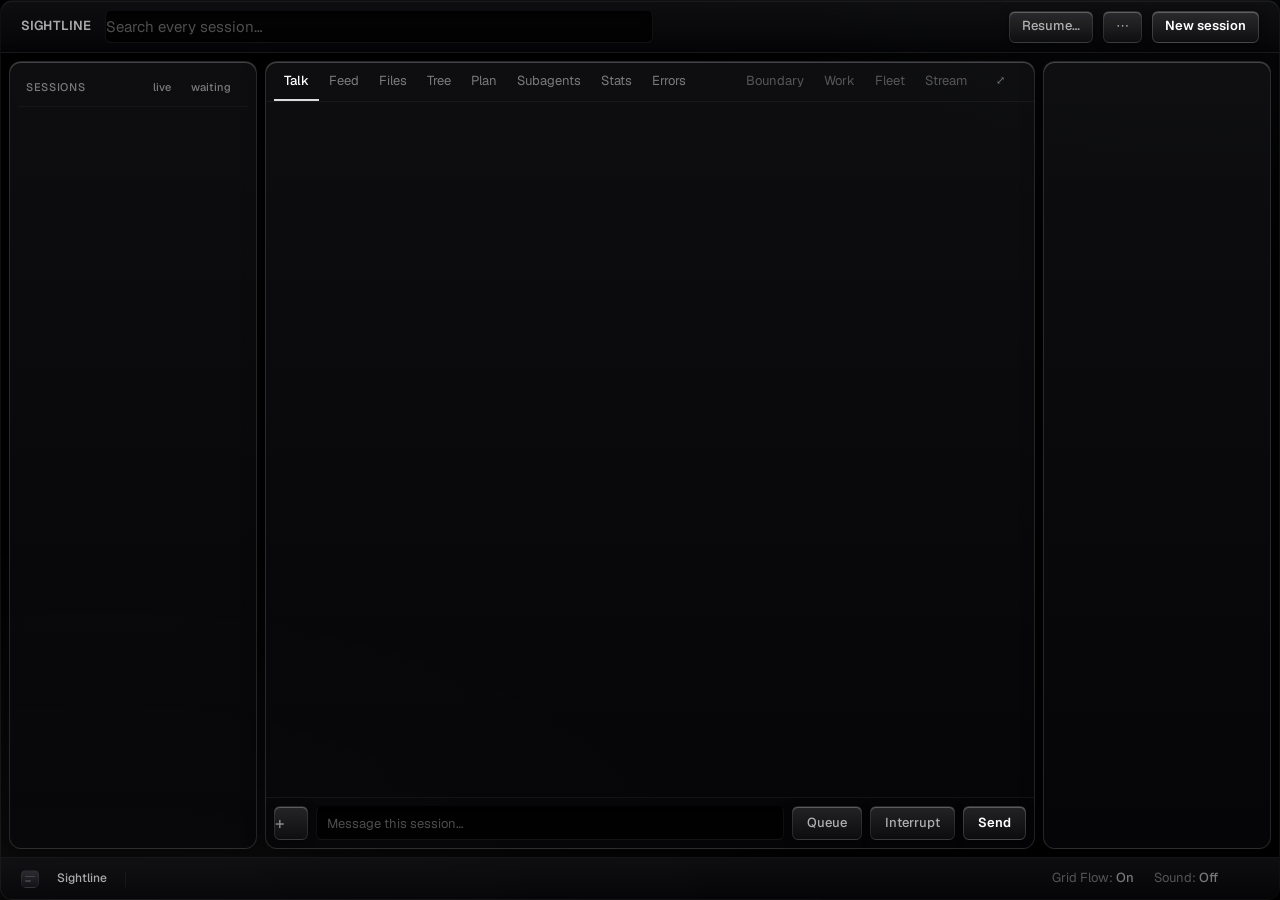
<file: crates/gui/ui/index.html>
<!doctype html>
<html lang="en">
<head>
  <meta charset="utf-8" />
  <title>Sightline</title>
  <link rel="stylesheet" href="app.css" />
</head>
<body>
  <!-- The field the glass is over. Without something behind it, a blurred
       surface has nothing to blur and reads as flat grey. -->
  <!-- The light behind everything. `ambient` is the wallpaper — the bloom that
       ships, or a picture somebody chose — and `lens` is the layer that makes an
       arbitrary picture safe to put text on top of. -->
  <div class="ambient" id="app-root-canvas" aria-hidden="true"></div>
  <div class="glass-lens-overlay" aria-hidden="true"></div>
  <!-- The backdrop chooser. A real file input rather than a path typed into a
       prompt: WebKitGTK opens the desktop's own file chooser for one, so this
       is the native picker without the app taking a dialog dependency. -->
  <!-- What the window tells you. Over the interface, not inside the status bar:
       a refusal from the trust gate can name a dozen commands, and that does not
       fit on a line. -->
  <!-- The grid. After the lens in the document rather than before it, so the
       dots stay crisp: a fixed layer with a 22px backdrop blur sits between the
       wallpaper and the interface, and anything painted under it is smeared. -->
  <canvas id="grid-canvas" aria-hidden="true"></canvas>
  <!-- What a node in the mission diagram is doing, on hover. -->
  <div id="node-lens" hidden aria-hidden="true"></div>
  <div id="notices" aria-live="polite"></div>
  <input type="file" id="wallpaper-file" accept="image/png,image/jpeg,image/webp,image/gif,image/avif" hidden>
  <!-- Three columns and two bars. What is running, what it is doing, what it
       is — and across the bottom, the one thing that cannot make progress
       without you. -->
  <header class="bar grain">
    <span class="mark">SIGHTLINE</span>
    <!-- The search leads the window rather than sitting between the name and
         the buttons: this is a thing you type into first. -->
    <input id="search" class="search" spellcheck="false" autocomplete="off"
           placeholder="Search every session…" />
    <span class="grow"></span>
    <button class="ghost" id="resume">Resume…</button>
    <button class="ghost" id="more" title="Everything else">⋯</button>
    <button class="primary" id="new">New session</button>
  </header>

  <main>
    <aside class="rail grain" id="rail">
      <div class="rail-head">
        <span id="agent-count">Sessions</span>
        <span>
          <button class="icon" id="filter" title="Only sessions with a process">live</button>
          <button class="icon" id="waiting" title="Go to the next session waiting on you">waiting</button>
        </span>
      </div>
      <ol class="agents" id="agents"></ol>
    </aside>

    <section class="middle">
      <nav class="tabs" id="panes">
        <button class="tab is-on" data-pane="talk">Talk</button>
        <button class="tab" data-pane="feed">Feed</button>
        <button class="tab" data-pane="files">Files</button>
        <button class="tab" data-pane="tree">Tree</button>
        <button class="tab" data-pane="plan">Plan</button>
        <button class="tab" data-pane="agents">Subagents</button>
        <button class="tab" data-pane="stats">Stats</button>
        <button class="tab" data-pane="errors">Errors</button>
        <!-- Only meaningful for a session that supervises. Hidden otherwise
             rather than shown empty: a tab that is usually blank teaches people
             not to look at it. -->
        <button class="tab" data-pane="mission" id="tab-mission" hidden>Mission</button>
        <span class="tab-split" aria-hidden="true"></span>
        <!-- These four are about the machine rather than about the session on
             the left, which is why they sit apart. Eleven tabs in an undivided
             row read as eleven equal choices; they are two kinds of thing. -->
        <button class="tab wide" data-pane="boundary">Boundary</button>
        <button class="tab wide" data-pane="work">Work</button>
        <button class="tab wide" data-pane="fleet">Fleet</button>
        <button class="tab wide" data-pane="stream">Stream</button>
        <span class="grow"></span>
        <span class="context" id="context"></span>
        <button class="icon" id="focus" title="Fill the window with this session (f)">⤢</button>
      </nav>
      <div class="chips filters" id="filters" hidden></div>
      <div class="pane" id="pane" tabindex="0"></div>
      <!-- What is going with the next message. Hidden until something is. -->
      <div class="attached" id="attached" hidden></div>
      <form class="composer" id="composer">
        <!-- Attach. Before the field rather than after it, where every other
             composer of this shape puts it. -->
        <button class="ghost plus" id="attach" type="button" title="Attach a file">+</button>
        <input type="file" id="attach-file" multiple hidden>
        <input id="message" spellcheck="false" autocomplete="off"
               placeholder="Message this session…" />
        <button class="ghost" id="queue" type="button" title="Hold it until this session is idle">Queue</button>
        <button class="ghost" id="interrupt" type="button" title="Escape">Interrupt</button>
        <button class="primary send" type="submit">Send</button>
      </form>
    </section>

    <aside class="rail detail grain" id="detail"></aside>
  </main>

  <section class="ask" id="ask" hidden>
    <span class="warn">◆</span>
    <span class="question"><b id="ask-who"></b><span id="ask-what"></span></span>
    <span class="grow"></span>
    <span class="answers" id="answers"></span>
  </section>

  <!-- Everything that is a number rather than a control. A status line is where
       measurements belong; the bar at the top is for getting somewhere. -->
  <!-- The action bar: what you are looking at, and what return will do. -->
  <footer class="status grain">
    <span class="mark-dot" aria-hidden="true"></span>
    <span class="here" id="here">Sightline</span>
    <span class="divider" aria-hidden="true"></span>
    <span id="note"></span>
    <span class="grow"></span>
    <span class="metrics" id="counts"></span>
    <span class="metrics" id="pulse" title="Events on the stream in the last minute, and who is reading it"></span>
    <button class="metrics quiet" id="cost" title="Requests, or what the same tokens would cost on the API">
      <span id="spend"></span>
    </button>
    <button id="grid-flow" title="Whether the grid reacts to the pointer">Grid Flow: <b>On</b></button>
    <button id="sound-toggle" title="Hear the fleet: a click when you send, a chime when a turn ends, a low pulse when something wants you">Sound: <b>Off</b></button>
    <span class="hint" id="hint"></span>
  </footer>

  <!-- The palette. A dialog rather than a floating div so the platform handles
       focus, Escape, and the inertness of everything behind it. -->
  <dialog id="palette">
    <input id="palette-input" spellcheck="false" autocomplete="off"
           placeholder="Search sessions, or type a command…" />
    <div id="palette-list" role="listbox"></div>
    <div class="palette-foot">
      <span><kbd>↑</kbd><kbd>↓</kbd> move</span>
      <span><kbd>↵</kbd> run</span>
      <span><kbd>esc</kbd> close</span>
    </div>
  </dialog>

  <dialog id="starter">
    <form method="dialog" id="start-form">
      <h2>New session</h2>
      <label>Folder<input id="start-path" spellcheck="false" /></label>
      <label>Name<input id="start-name" spellcheck="false" placeholder="asked for, not required" /></label>
      <label>Agent
        <select id="start-agent">
          <option value="claude">Claude Code</option>
          <option value="codex">Codex</option>
          <option value="gemini">Gemini</option>
          <option value="aider">Aider</option>
        </select>
      </label>
      <label>Model<input id="start-model" spellcheck="false" placeholder="whatever it defaults to" /></label>
      <label>Effort<input id="start-effort" spellcheck="false" placeholder="low · medium · high" /></label>
      <label>Mode<input id="start-mode" spellcheck="false" placeholder="plan · auto" /></label>
      <label>Branch<input id="start-branch" spellcheck="false" placeholder="its own worktree, if named" /></label>
      <label>First message<input id="start-prompt" spellcheck="false" placeholder="optional" /></label>
      <menu>
        <button value="cancel">Cancel</button>
        <button value="go" class="primary">Start</button>
      </menu>
    </form>
  </dialog>

  <dialog id="past">
    <h2>Resume a conversation</h2>
    <input id="past-filter" spellcheck="false" autocomplete="off" placeholder="Filter by name or folder…" />
    <ol class="past-list" id="past-list"></ol>
    <menu><button id="past-close" class="ghost">Close</button></menu>
  </dialog>

  <dialog id="hits">
    <h2 id="hits-title">Matches</h2>
    <ol class="past-list" id="hits-list"></ol>
    <menu><button id="hits-close" class="ghost">Close</button></menu>
  </dialog>

  <dialog id="menu">
    <h2>Everything else</h2>
    <div class="menu-grid" id="menu-grid"></div>
    <div class="group">ACCENT</div>
    <div class="swatches" id="swatches"></div>
    <label class="inline">Custom<input type="color" id="custom-accent" /></label>
    <menu><button id="menu-close" class="ghost">Close</button></menu>
  </dialog>

  <dialog id="code" class="wide">
    <header class="code-head">
      <h2 id="code-title"></h2>
      <span class="grow"></span>
      <span class="code-note" id="code-note"></span>
      <button id="code-close" class="ghost">Close</button>
    </header>
    <div id="code-body" class="code-scroll"></div>
  </dialog>

  <dialog id="detail-text">
    <h2 id="detail-title"></h2>
    <pre id="detail-body"></pre>
    <menu><button id="detail-close" class="ghost">Close</button></menu>
  </dialog>

  <dialog id="writing" class="wide">
    <h2 id="writing-title"></h2>
    <p class="writing-where" id="writing-where"></p>
    <textarea id="writing-body" spellcheck="false"></textarea>
    <menu>
      <button id="writing-cancel" class="ghost">Cancel</button>
      <button id="writing-save" class="primary">Save</button>
    </menu>
  </dialog>

  <dialog id="asking">
    <h2 id="asking-title"></h2>
    <input id="asking-input" spellcheck="false" autocomplete="off" />
    <menu>
      <button id="asking-cancel" class="ghost">Cancel</button>
      <button id="asking-ok" class="primary">OK</button>
    </menu>
  </dialog>

  <script src="app.js"></script>
</body>
</html>
</file>
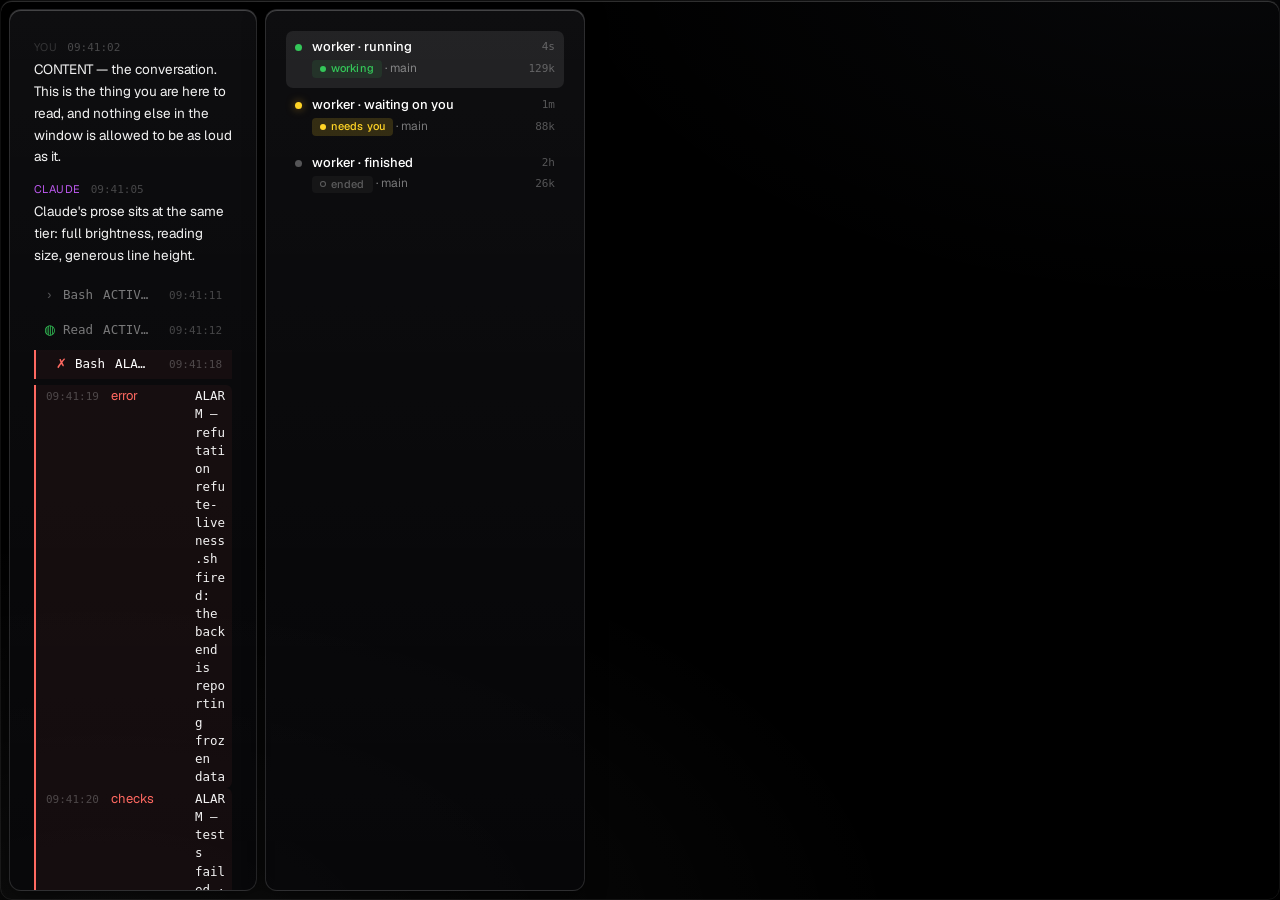
<file: docs/tiers.html>
<!doctype html>
<!--
  One of every kind of thing Sightline reports, on one page.

  The information hierarchy is the part of this interface that cannot be checked
  by looking at the running app, because the things that matter most are the
  things that are rarely on screen: a permission request, a refutation that
  fired, a check that failed. Waiting for a real failure to find out whether a
  failure looks like one is not a test.

  So this renders one of each against the real stylesheet. Open it in a browser,
  or:

      google-chrome --headless --screenshot=out.png docs/tiers.html

  Five tiers, and the rule for placing something in one is not how interesting
  it is but what happens if it is missed. Measured on the render:

      interrupt   19.6:1   nothing proceeds until you answer
      content     17.5:1   the conversation
      alarm        6.9:1   red, and the only red in the window
      activity     4.5:1   work going correctly
      furniture    2.2:1   times and counts

  Alarm sits below content on purpose. It is not competing on brightness — it
  has a colour nothing else has, and a rule down its left edge. Loudness by hue
  where everything else is neutral is louder than loudness by luminance, and it
  leaves the top of the scale for the thing you are actually reading.
-->
<html data-platform="linux" data-backdrop="bloom" data-mood="working">
<head><meta charset="utf-8"><link rel="stylesheet" href="../crates/gui/ui/app.css"></head>
<body>
<div class="ambient"></div>
<main>
  <div class="middle">
    <div class="pane talk" style="height:1000px">

      <div class="turn you"><div class="turn-head"><span class="turn-who">you</span><span class="at">09:41:02</span></div>
        <div class="turn-said">CONTENT — the conversation. This is the thing you are here to read, and nothing else in the window is allowed to be as loud as it.</div></div>

      <div class="turn claude"><div class="turn-head"><span class="turn-who">claude</span><span class="at">09:41:05</span></div>
        <div class="turn-said">Claude's prose sits at the same tier: full brightness, reading size, generous line height.</div></div>

      <div class="act"><div class="act-head"><span class="act-mark">›</span><span class="act-tool">Bash</span>
        <span class="act-what">ACTIVITY — cargo test --workspace</span><span class="grow"></span><span class="at">09:41:11</span></div></div>

      <div class="act running"><div class="act-head"><span class="act-mark">◍</span><span class="act-tool">Read</span>
        <span class="act-what">ACTIVITY, in flight — crates/core/src/gate.rs</span><span class="grow"></span><span class="at">09:41:12</span></div></div>

      <div class="act bad"><div class="act-head"><span class="act-mark">✗</span><span class="act-tool">Bash</span>
        <span class="act-what">ALARM — ./check.sh exited 1</span><span class="grow"></span><span class="at">09:41:18</span></div></div>

      <div class="row hit is-error"><span class="at">09:41:19</span><span class="who error">error</span>
        <span class="said">ALARM — refutation refute-liveness.sh fired: the backend is reporting frozen data</span></div>

      <div class="row hit is-checksFailed"><span class="at">09:41:20</span><span class="who checksFailed">checks</span>
        <span class="said">ALARM — tests failed · 3 of 412</span></div>

      <div class="asking-card">
        <div class="asking-q">INTERRUPT — Sightline wants to run <code>git push --force origin main</code> in ~/sightline. Allow?</div>
        <div class="asking-options"><button class="answer first"><span class="key">1</span> Yes</button>
        <button class="answer"><span class="key">2</span> No</button></div>
      </div>

      <div class="row hit"><span class="at">09:41:25</span><span class="who text">claude</span>
        <span class="said">FURNITURE check — the timestamps at the left of these rows should barely exist.</span></div>
    </div>
  </div>
  <div class="rail detail" style="width:320px">
    <div class="agents" style="padding:8px">
      <li class="agent is-on"><i class="dot working"></i><span class="name">worker · running</span><span class="age">4s</span>
        <span class="where"><span class="pill working">working</span> · main</span><span class="ctx">129k</span></li>
      <li class="agent"><i class="dot needs"></i><span class="name">worker · waiting on you</span><span class="age">1m</span>
        <span class="where"><span class="pill needs">needs you</span> · main</span><span class="ctx">88k</span></li>
      <li class="agent"><i class="dot ended"></i><span class="name">worker · finished</span><span class="age">2h</span>
        <span class="where"><span class="pill ended">ended</span> · main</span><span class="ctx">26k</span></li>
    </div>
  </div>
</main>
</body></html>
</file>
<file: crates/gui/ui/app.css>
/* Sightline — an instrument panel, not a dashboard.

   This window watches a fleet of coding agents and stands at the moment one of
   them asks whether it may do something. That is the subject, and the surface
   is built for it: flat black planes divided by hairlines, figures set in
   monospace so columns line up, and colour that means exactly one thing each.

   Three rules the previous version broke, and why they matter here.

   The ground is black rather than lifted navy. A control surface should read as
   instruments on a dark plane, and a blue-cast ground tints every neutral on
   top of it — nothing is quite grey, so nothing is quite quiet.

   Nothing floats. Panels are planes that meet at a hairline, not cards with
   radii and shadows scattered on a gradient. Rounded translucent tiles are the
   house style of every generated interface; more to the point they add a second
   edge to every region, and an interface read for hours should have as few
   edges as possible.

   Colour is reserved. The accent is only ever the interface talking about
   itself — the selected row, the active tab, the one primary action. Amber is
   only ever "a person has to settle this". Green is running or passed, red is
   refused or failed. A colour doing both brand and alarm is a colour you stop
   seeing, which is the opposite of what an alarm is for. */
:root {
  /* macOS Human Interface. Depth by elevation, not by borders: each surface is
     a step lighter than the one behind it, and the only lines are hairlines of
     low-opacity white.

     Every ink below is measured against the base rather than picked by eye.
     Ratios on #181818:

       text       #f5f5f7   16.3 : 1
       secondary  #d2d2d7   11.8 : 1
       tertiary   #b0b0b6    8.2 : 1
       quaternary #98989d    6.2 : 1

     The whole ramp was raised after the greys read as hard to see in use. The
     lower two were Apple's own #8e8e93 and #6e6e73, at 5.5 and 3.5 — the second
     of which is below the readable threshold outright, and the first of which
     passed the threshold and still was not comfortable. A number that clears a
     bar is not the same as text somebody can read all day. All four steps clear
     AA for body text now, and there is still a visible step between each. */
  --base: #181818;
  --surface: #1e1e1e;
  --overlay: #222222;
  --raised: #2a2a2c;
  --hairline: rgba(255, 255, 255, .09);
  --hairline-soft: rgba(255, 255, 255, .055);
  --highlight: rgba(255, 255, 255, .10);

  --text: #f5f5f7;
  --secondary: #d2d2d7;
  --tertiary: #b0b0b6;
  --quaternary: #98989d;

  /* Two blues on purpose, which is what Apple ships. #007AFF is the system
     accent and is used where it is a *fill* with white on top. As text it
     measures 4.42:1 on this base — just under the readable threshold — so the
     dark-mode variant #0A84FF carries any accent that is lettering. */
  --accent: #007aff;
  --accent-text: #0a84ff;
  --accent-wash: rgba(0, 122, 255, .16);
  --focus-ring: 0 0 0 2px rgba(255, 255, 255, .45);

  /* Native status colours. */
  --running: #30d158;
  --paused: #ffd60a;
  --failed: #ff453a;
  --idle: #a1a1a6;

  --ui: -apple-system, BlinkMacSystemFont, "SF Pro Text", "SF Pro Display",
        "Inter", system-ui, "Segoe UI", sans-serif;
  --code: "SF Mono", "JetBrains Mono", "JetBrainsMono NFM", "Fira Code",
          ui-monospace, "Cascadia Mono", Consolas, monospace;

  /* The rest of this file was written against older names. One palette, two
     vocabularies, rather than a rename touching a thousand lines. */
  --void: var(--base);
  --ground: var(--base);
  --plane: var(--surface);
  --panel: var(--surface);
  --edge: var(--hairline);
  --edge-soft: var(--hairline-soft);
  --line: var(--hairline);
  --line-soft: var(--hairline-soft);
  --ink: var(--text);
  --body: var(--secondary);
  --muted: var(--tertiary);
  --faint: var(--quaternary);
  --signal: var(--accent);
  --signal-dim: var(--accent);
  --signal-wash: var(--accent-wash);
  --amend: var(--accent-text);
  --hold: var(--paused);
  --warn: var(--paused);
  --warn-soft: rgba(255, 214, 10, .3);
  --warn-wash: rgba(255, 214, 10, .15);
  --live: var(--running);
  --good: var(--running);
  --stop: var(--failed);
  --bad: var(--failed);
  --other: #bf5af2;
  --info: #bf5af2;
  --sans: var(--ui);
  --mono: var(--code);
  --ui-font: var(--ui);
  --data: var(--code);
  --glass: rgba(255, 255, 255, .04);
  --glass-lift: rgba(255, 255, 255, .08);
  --glass-edge: var(--hairline);
  --glass-spec: rgba(255, 255, 255, .06);
  --glass-blur: blur(20px) saturate(180%);
  --glass-drop: 0 8px 24px rgba(0, 0, 0, .5);

  --ansi-0: #2a2a2c; --ansi-1: #ff453a; --ansi-2: #30d158; --ansi-3: #ffd60a;
  --ansi-4: #0a84ff; --ansi-5: #bf5af2; --ansi-6: #5ac8fa; --ansi-7: #a1a1a6;
  --ansi-8: #6e6e73; --ansi-9: #ff6961; --ansi-10: #5de37d; --ansi-11: #ffe14d;
  --ansi-12: #4aa3ff; --ansi-13: #d08bf5; --ansi-14: #7fd8fc; --ansi-15: #f5f5f7;
}

/* Accent variants. The interface's own voice, and the only thing that changes.
   State colours are deliberately untouched by these. */
html[data-accent="white"] {
  --signal: #f2f5fa;
  --signal-dim: #4a515e;
  --signal-wash: rgba(242, 245, 250, .08);
}
html[data-accent="deep"] {
  --signal: #2d6bff;
  --signal-dim: #21458f;
  --signal-wash: rgba(45, 107, 255, .12);
}

* { box-sizing: border-box; }
html, body { height: 100%; margin: 0; overflow: hidden; }

body {
  /* Flat. The washes that used to be here read as atmosphere and behaved as
     noise: three coloured clouds under a grid of translucent tiles, tinting
     every neutral differently depending on where it happened to sit. */
  background: var(--base);
  color: var(--text);
  font-family: var(--ui);
  /* Figures line up in columns even in a proportional face. */
  font-variant-numeric: tabular-nums;
  /* Grows with the window, and stops before it becomes a poster. */
  font-size: 13px;
  line-height: 1.45;
  display: grid;
  grid-template-rows: auto minmax(0, 1fr) auto auto;
}

.grow { flex: 1; }
button { font: inherit; cursor: pointer; }

/* ── top bar ────────────────────────────────────────────────────────────── */
.bar {
  display: flex;
  align-items: center;
  gap: 10px;
  padding: 0 14px;
  height: 46px;
  background: var(--void);
  border-bottom: 1px solid var(--edge);
}
/* The name is set in the same monospace as the instruments, because it is one
   of them: this window is the thing doing the deciding. */
.mark {
  color: var(--ink);
  font-family: var(--data);
  font-size: .78rem;
  font-weight: 600;
  letter-spacing: .26em;
}
.version { color: var(--faint); }
.counts, .spend { color: var(--muted); white-space: nowrap; }
.counts { border-left: 1px solid var(--line); padding-left: 12px; }
.counts b { color: var(--warn); font-weight: 600; }
@media (max-width: 1180px) { .spend { display: none; } }
@media (max-width: 900px) { .counts { display: none; } }

.ghost, .primary {
  background: transparent;
  border: 1px solid var(--edge);
  border-radius: 3px;
  color: var(--body);
  padding: 5px 12px;
  font-size: .9em;
  transition: border-color .12s, color .12s, background .12s;
}
.ghost:hover { border-color: var(--muted); color: var(--ink); }
/* One primary action in the window at a time. It is filled rather than
   outlined so it is the only thing competing with the content for attention. */
.primary { border-color: var(--signal); background: var(--signal); color: var(--void); font-weight: 600; }
.primary:hover { filter: brightness(1.12); }
html[data-accent="white"] .primary { color: #06070a; }

/* ── three columns ──────────────────────────────────────────────────────── */
main {
  display: grid;
  grid-template-columns: clamp(248px, 18vw, 358px) minmax(0, 1fr) clamp(228px, 17vw, 336px);
  min-height: 0;
}
/* Below this there is no room for three, so the detail folds away rather than
   squeezing the thing you are actually reading. */
@media (max-width: 1050px) {
  main { grid-template-columns: minmax(180px, 26vw) minmax(0, 1fr); }
  .rail.detail { display: none; }
}

/* Planes, not cards. One hairline between neighbours rather than an edge on
   each of them, so the window has three seams instead of twelve. */
.rail, .middle {
  background: var(--void);
  min-height: 0;
  display: flex;
  flex-direction: column;
}
.rail { overflow-y: auto; overflow-x: hidden; padding: 0; }
#rail { border-right: 1px solid var(--edge); }
.rail.detail { border-left: 1px solid var(--edge); padding: 0 16px 18px; }
.middle { background: var(--plane); }

.rail-head {
  display: flex;
  align-items: baseline;
  justify-content: space-between;
  gap: 8px;
  /* The count may be squeezed; the two buttons beside it may not, or "waiting"
     loses its last letters and reads as a different word. */
  white-space: nowrap;
  min-width: 0;
  color: var(--muted);
  padding: 0 2px 8px;
  border-bottom: 1px solid var(--line-soft);
  margin-bottom: 5px;
}
.icon {
  background: none;
  border: 0;
  color: var(--faint);
  padding: 2px 4px;
  font-size: .92em;
}
.icon:hover, .icon.is-on { color: var(--accent); }
.rail-head > span:last-child { flex: none; display: flex; gap: 2px; }
#agent-count { overflow: hidden; text-overflow: ellipsis; min-width: 0; }

/* ── sessions ───────────────────────────────────────────────────────────── */
.agents { list-style: none; margin: 0; padding: 0; }
.agent {
  display: grid;
  /* The last column is fixed rather than shrink-to-fit, so the age and the
     token count line up down the list instead of moving with the length of
     each name — and the name has somewhere to end before reaching them. */
  grid-template-columns: auto minmax(0, 1fr) 5.5ch;
  grid-template-areas: "dot name age" ". where ctx" ". job job";
  gap: 3px 10px;
  align-items: center;
  padding: 10px 12px;
  border-radius: 5px;
  border-left: 2px solid transparent;
  cursor: pointer;
}
.agent:hover { background: var(--raised); }
.agent.is-on { background: var(--raised); border-left-color: var(--accent); }
.agent.dragging { opacity: .35; }
.agent.over { box-shadow: inset 0 2px 0 var(--accent); }

.dot {
  grid-area: dot;
  width: 7px; height: 7px;
  border-radius: 50%;
  background: var(--faint);
}
.dot.needs { background: var(--warn); box-shadow: 0 0 8px rgba(210, 153, 34, .65); }
.dot.working { background: var(--good); }
.dot.idle { background: var(--muted); }
.dot.ended { background: var(--faint); }

.agent .name {
  grid-area: name;
  color: var(--text);
  overflow: hidden;
  text-overflow: ellipsis;
  white-space: nowrap;
  padding-right: 8px;
}
.agent.is-ended .name { color: var(--muted); }
.agent .age { grid-area: age; color: var(--faint); text-align: right; font-family: var(--mono); font-size: .88em; }
.agent .where { grid-area: where; color: var(--muted); font-size: .92em; overflow: hidden; text-overflow: ellipsis; white-space: nowrap; }
.agent .ctx { grid-area: ctx; color: var(--faint); font-size: .88em; text-align: right; font-family: var(--mono); }
.agent .needs-text { color: var(--warn); }

/* A dot is enough to find a row; it is not enough to read one. The state gets
   a pill so that "needs you" and "working" separate at a glance from the
   folder and branch sitting beside them on the same line. */
/* A state, not a badge. The rounded filled capsule is the single most
   recognisable tell of a generated interface, and it costs a border, a fill and
   a radius to say one word that a colour and a word already say. */
.agent .pill {
  display: inline-flex;
  align-items: center;
  gap: 6px;
  padding: 0;
  border: 0;
  background: none;
  border-radius: 0;
  font-family: var(--data);
  font-size: .76em;
  letter-spacing: .04em;
  color: var(--muted);
}
.agent .pill::before {
  content: "";
  width: 5px; height: 5px;
  border-radius: 50%;
  background: currentColor;
  flex: none;
}
/* Only the one that wants a person is allowed to be loud. */
.agent .pill.needs { color: var(--hold); }
.agent .pill.working { color: var(--live); }
.agent .pill.ended { color: var(--faint); }
.agent .pill.ended::before { background: none; box-shadow: inset 0 0 0 1px currentColor; }

/* ── middle ─────────────────────────────────────────────────────────────── */
.tabs {
  display: flex;
  align-items: center;
  gap: 0;
  padding: 3px 8px 0;
  border-bottom: 1px solid var(--line-soft);
  /* Twelve of them do not always fit. They scroll rather than pushing whatever
     is beside them out of the window, and the bar keeps no scrollbar of its
     own because one across a row of tabs reads as damage. */
  overflow-x: auto;
  scrollbar-width: none;
}
.tabs::-webkit-scrollbar { height: 0; }
.tab {
  background: none;
  border: 0;
  border-bottom: 2px solid transparent;
  color: var(--muted);
  font-family: var(--data);
  font-size: .78rem;
  letter-spacing: .04em;
  padding: 11px 12px 9px;
  white-space: nowrap;
}
.tab:hover { color: var(--body); }
.tab.is-on { color: var(--ink); border-bottom-color: var(--signal); }
.context {
  display: none;
  color: var(--faint);
  margin-left: auto;
  padding: 0 4px 0 16px;
  white-space: nowrap;
  flex: none;
}
/* Below this the detail panel folds away, taking the session's name with it —
   so this is exactly where the name is worth repeating, and nowhere above it. */
@media (max-width: 1050px) { .context { display: block; } }
body.focused .context { display: block; }

.pane { flex: 1; min-height: 0; overflow: auto; padding: 13px 15px; outline: none; }
.pane::-webkit-scrollbar, .rail::-webkit-scrollbar, .past-list::-webkit-scrollbar { width: 9px; }
.pane::-webkit-scrollbar-thumb, .rail::-webkit-scrollbar-thumb, .past-list::-webkit-scrollbar-thumb {
  background: var(--line); border-radius: 6px;
}
/* Prose stops being readable long before it stops fitting. A terminal is
   exempt: it is exactly as wide as it is. */
/* Centred rather than left-hugging: a reading column pinned to one edge of a
   wide window leaves a hole beside it. */
.pane > .row, .pane > .card, .pane > .line, .pane > .end {
  max-width: 132ch;
  margin-inline: auto;
}

.row { display: flex; gap: 12px; padding: 2px 0; align-items: baseline; }
/* A column, so the eye can ignore it. Fixed width and monospace means the
   times line up and the text beside them starts in the same place every row. */
.at {
  color: var(--faint);
  flex: none;
  width: 8ch;
  font-family: var(--mono);
  font-size: .9em;
}
.who { flex: none; width: 8ch; }
.who.prompt { color: var(--accent); }
.who.text { color: var(--info); }
.who.tool { color: var(--good); }
.who.result { color: var(--muted); }
.who.system { color: var(--faint); }
.said { color: var(--body); overflow-wrap: anywhere; }

/* One surface, not a card inside a pane inside a window. */
.card {
  border-left: 2px solid var(--line);
  margin: 12px 0;
  padding-left: 12px;
}
.card.pending { border-color: rgba(87, 171, 90, .5); }
.card-head {
  display: flex; justify-content: space-between; gap: 10px;
  padding: 5px 10px; border-bottom: 1px solid var(--line-soft); color: var(--muted);
}
.card.pending .card-head { color: var(--good); }
.card-body { padding: 7px 10px; margin: 0; white-space: pre-wrap; overflow-wrap: anywhere; color: var(--body); }

.end { text-align: center; color: var(--faint); padding: 12px 0 2px; letter-spacing: .12em; font-size: .9em; }
.empty { color: var(--muted); padding: 16px 2px; }

.line { display: flex; justify-content: space-between; gap: 12px; padding: 3px 0; border-bottom: 1px solid var(--line-soft); }
.line:last-child { border-bottom: 0; }
.line .path { color: var(--body); overflow: hidden; text-overflow: ellipsis; white-space: nowrap; }
.line .num { color: var(--faint); flex: none; }
.added { color: var(--good); }
.removed { color: var(--bad); }
.todo.done .what { color: var(--faint); text-decoration: line-through; }
.todo.doing .what { color: var(--accent); }


.composer {
  display: flex;
  gap: 8px;
  padding: 8px;
  border-top: 1px solid var(--line-soft);
}
.composer input {
  flex: 1;
  background: var(--ground);
  border: 1px solid var(--line);
  border-radius: 6px;
  color: var(--text);
  font: inherit;
  padding: 7px 10px;
}
.composer input:focus { outline: none; border-color: var(--accent-soft); }
.composer input:disabled { color: var(--faint); }

/* The one place in the window that edits a file in your repository. It is a
   document, so it gets room to be one: monospace, and tall enough to see a
   section at a time rather than a line at a time. */
/* A `.wide` dialog is a flex column the height of the window, so the parts that
   are not the document take what they need and the document takes the rest.
   Sized any other way it either leaves a band of empty panel under the buttons
   or scrolls when there was room. */
#writing > h2, .writing-where, #writing > menu { flex: none; }
.writing-where { color: var(--muted); font-size: .92em; margin: 0 0 8px; word-break: break-all; }
#writing-body {
  width: 100%;
  flex: 1 1 auto;
  min-height: 0;
  resize: none;
  background: var(--ground);
  color: var(--text);
  border: 1px solid var(--line);
  border-radius: 6px;
  padding: 10px 12px;
  font: inherit;
  font-family: var(--mono);
  line-height: 1.5;
}
#writing-body:focus { outline: none; border-color: var(--accent-soft); }

/* The workflow face: what work is being directed, rather than what is running.
   It sits above the task list in the Work pane, because the first question
   anybody asks is whether anything here can tell a worker it is wrong. */
.workflow { padding: 4px 2px 14px; border-bottom: 1px solid var(--line-soft); margin-bottom: 12px; }
.wf-fact { display: flex; gap: 10px; align-items: baseline; padding: 3px 0; color: var(--body); }
.wf-fact .wf-mark { color: var(--muted); width: 1em; flex: none; }
.wf-fact.is-ok .wf-mark { color: var(--good); }
.workflow .actions { display: flex; flex-wrap: wrap; gap: 8px; margin-top: 14px; }
.workflow .actions button {
  background: transparent;
  border: 1px solid var(--line);
  border-radius: 5px;
  color: var(--body);
  padding: 6px 14px;
}
.workflow .actions button:hover { background: var(--raised); color: var(--text); }
.workflow .actions button.primary { border-color: var(--accent-soft); color: var(--accent); }

/* ── detail ─────────────────────────────────────────────────────────────── */

/* The rail is a column flex container that scrolls, and flex children shrink
   before their container overflows. So once this panel has enough in it — an
   assignment, a task, a long path, another button — every row is squeezed, and
   the first to vanish is the shortest: the `h3` carrying the session's *name*.
   The panel is then headed by a folder path, with nothing saying which agent
   the buttons below it will act on. Nothing here shrinks; it scrolls. */
.detail > * { flex-shrink: 0; }

.detail h3 {
  font: inherit;
  color: var(--text);
  margin: 0 0 2px;
  overflow: hidden; text-overflow: ellipsis; white-space: nowrap;
}
.detail .sub { color: var(--muted); font-size: .92em; padding-bottom: 9px; border-bottom: 1px solid var(--line-soft); }
.fact { display: flex; justify-content: space-between; gap: 10px; padding: 4px 0; }
.fact .k { color: var(--muted); }
.fact .v {
  color: var(--body);
  overflow: hidden;
  text-overflow: ellipsis;
  white-space: nowrap;
  font-family: var(--mono);
  font-size: .92em;
}
/* Section headings were shouting over content a fraction of their size. */
.group {
  color: var(--faint);
  font-size: 11px;
  font-weight: 700;
  padding: 16px 0 6px;
  letter-spacing: .04em;
}
/* A track, not an underline: it reads as a measure of something because it has
   a visible empty part. */
.bar-line {
  height: 6px;
  background: var(--ground);
  border: 1px solid var(--line-soft);
  border-radius: 999px;
  overflow: hidden;
  margin: 2px 0 6px;
}
.bar-line i { display: block; height: 100%; background: var(--accent); border-radius: 999px; }
.chips { display: flex; flex-wrap: wrap; gap: 4px; }

/* Passive tags are text. They are not pressable, so nothing about them should
   suggest they are — a row of grey capsules is the clearest single tell that
   nobody decided what mattered. */
.detail .chips { gap: 2px 14px; }
.detail .chip {
  background: none;
  backdrop-filter: none;
  -webkit-backdrop-filter: none;
  border: 0;
  box-shadow: none;
  border-radius: 0;
  padding: 0;
  color: var(--body);
  font-family: var(--mono);
  font-size: .9em;
}
.detail .chip:hover { background: none; color: var(--body); }
.chip { border: 1px solid var(--line); border-radius: 4px; padding: 1px 6px; color: var(--muted); font-size: .9em; }
.actions { display: flex; flex-wrap: wrap; gap: 6px; padding-top: 14px; }
/* A button that wraps its own label reads as broken, so they take the width
   they need and share what is left. */
.actions button { flex: 1 1 auto; white-space: nowrap; padding: 5px 9px; }
.danger:hover { border-color: var(--bad); color: var(--bad); }

/* ── what is waiting ────────────────────────────────────────────────────── */
.ask[hidden] { display: none; }
.ask {
  display: flex;
  align-items: center;
  gap: 12px;
  margin: 0 9px 9px;
  padding: 10px 14px;
  border: 1px solid var(--warn-soft);
  border-left: 2px solid var(--warn);
  border-radius: 8px;
  background: var(--warn-wash);
}
.ask .warn { color: var(--warn); }
.ask b { color: var(--warn); font-weight: 400; padding-right: 8px; }
.answers { display: flex; gap: 7px; }
.answer { background: transparent; border: 1px solid var(--line); border-radius: 5px; color: var(--body); padding: 5px 12px; }
.answer:hover { border-color: var(--accent-soft); color: var(--text); }
.answer.first { background: var(--accent); border-color: var(--accent); color: var(--ground); }
.answer .key { opacity: .65; padding-right: 6px; }

.metrics {
  color: var(--faint);
  font-family: var(--mono);
  font-size: .9em;
  white-space: nowrap;
  /* Figures are separated from each other, and from the key hints beyond them,
     by a rule rather than by hoping the spacing is read as a gap. */
  padding-left: 14px;
  margin-left: 14px;
  border-left: 1px solid var(--line-soft);
}
.status .hint { padding-left: 14px; margin-left: 14px; border-left: 1px solid var(--line-soft); }
.metrics b { color: var(--muted); font-weight: 400; }
@media (max-width: 1000px) { .metrics { display: none; } }

.status { display: flex; align-items: center; gap: 12px; padding: 6px 15px; border-top: 1px solid var(--line); background: var(--panel); color: var(--faint); }
#note { color: var(--body); }

/* ── dialogs ────────────────────────────────────────────────────────────── */
dialog {
  background: var(--panel);
  color: var(--text);
  border: 1px solid var(--line);
  border-radius: 10px;
  padding: 16px 18px;
  min-width: min(560px, 86vw);
}
dialog::backdrop { background: rgba(5, 6, 8, .62); }
dialog h2 { font: inherit; color: var(--accent); margin: 0 0 12px; letter-spacing: .08em; }
dialog label { display: grid; grid-template-columns: 108px 1fr; align-items: center; gap: 10px; padding: 3px 0; color: var(--muted); }
dialog input, dialog select {
  background: var(--ground);
  border: 1px solid var(--line);
  border-radius: 5px;
  color: var(--text);
  font: inherit;
  padding: 6px 8px;
  width: 100%;
}
dialog input:focus, dialog select:focus { outline: none; border-color: var(--accent-soft); }
dialog menu { display: flex; justify-content: flex-end; gap: 8px; margin: 14px 0 0; padding: 0; }
dialog menu button { background: transparent; border: 1px solid var(--line); border-radius: 5px; color: var(--body); padding: 6px 14px; }

.swatches { display: flex; flex-wrap: wrap; gap: 8px; padding: 4px 0 10px; }
.swatch {
  width: 30px; height: 30px;
  border-radius: 6px;
  border: 1px solid var(--line);
  cursor: pointer;
}
.swatch.is-on { box-shadow: 0 0 0 2px var(--ground), 0 0 0 3px var(--text); }
dialog input[type="color"] { padding: 2px; height: 32px; width: 60px; }

.past-list { list-style: none; margin: 10px 0 0; padding: 0; max-height: 52vh; overflow-y: auto; }
.past-row {
  display: grid;
  grid-template-columns: 4.5ch minmax(0, 1fr) auto;
  gap: 10px;
  align-items: baseline;
  padding: 5px 7px;
  border-radius: 5px;
  cursor: pointer;
}
.past-row:hover { background: var(--raised); }
.past-row .when { color: var(--faint); }
.past-row .title { color: var(--body); overflow: hidden; text-overflow: ellipsis; white-space: nowrap; }
.past-row .open { color: var(--good); }
.past-row .folder { color: var(--faint); font-size: .9em; }

/* ── search, menus, focus ───────────────────────────────────────────────── */
.search {
  background: var(--ground);
  border: 1px solid var(--line);
  border-radius: 6px;
  color: var(--text);
  font: inherit;
  padding: 5px 10px;
  width: clamp(140px, 22vw, 320px);
}
.search:focus { outline: none; border-color: var(--accent-soft); }
@media (max-width: 1020px) { .search { display: none; } }

.filters { padding: 6px 12px 0; }
.filters .chip { cursor: pointer; }
.filters .chip.is-on { border-color: var(--accent-soft); color: var(--accent); }

/* Fill the window with the session. A terminal cannot do this without losing
   everything else; here it is one key, and one key back. */
body.focused .rail,
body.focused .tabs .tab:not(.is-on),
body.focused .composer .ghost { display: none; }
body.focused main { grid-template-columns: minmax(0, 1fr); }


.menu-grid { display: grid; grid-template-columns: 1fr 1fr; gap: 8px; padding-bottom: 4px; }
.menu-grid button {
  background: transparent;
  border: 1px solid var(--line);
  border-radius: 6px;
  color: var(--body);
  padding: 8px 10px;
  text-align: left;
}
.menu-grid button:hover { border-color: var(--accent-soft); color: var(--text); }
.menu-grid small { display: block; color: var(--faint); }

dialog pre {
  background: var(--ground);
  border: 1px solid var(--line);
  border-radius: 6px;
  color: var(--body);
  margin: 0;
  max-height: 56vh;
  overflow: auto;
  padding: 10px;
  white-space: pre-wrap;
  overflow-wrap: anywhere;
}
label.inline { display: flex; align-items: center; gap: 10px; }

.queued { color: var(--muted); font-size: .92em; padding: 2px 0; }
.queued b { color: var(--accent); font-weight: 400; }

/* The detail rail earns its width: facts, then what is queued, then what can
   be done. Nothing is pushed to the bottom to leave a hole in the middle. */
.actions { margin-top: 12px; }
.row.hit { cursor: pointer; }
.row.hit:hover { background: var(--raised); }


/* ── the stream ─────────────────────────────────────────────────────────────
   Everything on the machine, as it happens. Dense on purpose: this is the view
   you leave open on a second screen, so a row has to be readable at a glance
   and cost almost no height. Colour carries the kind, and nothing else does. */
.pulse {
  color: var(--faint);
  font-size: .92em;
  padding-left: 10px;
  border-left: 1px solid var(--line);
  white-space: nowrap;
}

.pane.stream { padding-top: 4px; }

.srow {
  display: grid;
  grid-template-columns: auto auto 14ch minmax(0, 1fr) auto;
  gap: 0 10px;
  align-items: baseline;
  padding: 2px 7px 2px 6px;
  border-left: 2px solid transparent;
}
.srow:hover { background: var(--raised); }

.sglyph { flex: none; width: 1ch; text-align: center; }
.swho {
  color: var(--body);
  overflow: hidden; text-overflow: ellipsis; white-space: nowrap;
  cursor: pointer;
}
.swho:hover { color: var(--accent); }

/* One colour per kind of thing that happens, used in the glyph and in the rule
   down the left, so a screenful reads as a shape before it is read as words. */
.srow.work   { border-left-color: rgba(87, 171, 90, .5); }
.srow.work   .sglyph { color: var(--good); }
.srow.wait   .sglyph { color: var(--muted); }
.srow.flow   .sglyph { color: var(--info); }
.srow.tool   .sglyph { color: var(--good); }
.srow.file   .sglyph { color: var(--ansi-6); }
.srow.commit .sglyph { color: var(--ansi-5); }
.srow.spend  .sglyph { color: var(--ansi-3); }
.srow.ok     .sglyph { color: var(--good); }
.srow.ask    { border-left-color: var(--warn); background: var(--warn-wash); }
.srow.ask    .sglyph { color: var(--warn); }
.srow.bad    { border-left-color: var(--bad); background: rgba(211, 103, 90, .05); }
.srow.bad    .sglyph { color: var(--bad); }
.srow.bad .said, .srow.ask .said { color: var(--text); }

.srow .tag {
  color: var(--faint);
  font-size: .85em;
  border: 1px solid var(--line);
  border-radius: 3px;
  padding: 0 4px;
}

.chip.is-pin { border-color: var(--warn-soft); color: var(--warn); }

/* ── work ───────────────────────────────────────────────────────────────────
   What each session was asked to do. Indented by who asked, so the shape of
   the work is visible before any of it is read. */
.task {
  border: 1px solid var(--line);
  border-left-width: 2px;
  border-radius: 6px;
  background: var(--panel);
  margin: 7px 0;
  padding: 7px 10px;
}
.task-head { display: flex; gap: 10px; align-items: baseline; }
.task-who { color: var(--body); }
.task-what { color: var(--text); padding-top: 2px; }
.task-why { color: var(--bad); font-size: .92em; }
.task-note { color: var(--muted); font-size: .92em; }

/* A state is a word, coloured by what it means: amber while it is anyone's
   problem, green only once something other than the agent has said so. */
.state {
  font-size: .82em;
  letter-spacing: .06em;
  text-transform: uppercase;
  color: var(--muted);
  border: 1px solid var(--line);
  border-radius: 3px;
  padding: 0 4px;
  flex: none;
}
.state.working   { color: var(--good); border-color: rgba(87, 171, 90, .5); }
.state.claimed   { color: var(--info); border-color: var(--info); }
.state.verified  { color: var(--good); border-color: var(--good); }
.state.blocked   { color: var(--bad); border-color: var(--bad); }
.state.abandoned { color: var(--faint); }

.task.working  { border-left-color: var(--good); }
.task.claimed  { border-left-color: var(--info); }
.task.verified { border-left-color: var(--good); }
.task.blocked  { border-left-color: var(--bad); }

/* The assignment, on the session it belongs to. */
.agent .job {
  grid-area: job;
  display: flex;
  gap: 6px;
  align-items: baseline;
  color: var(--muted);
  font-size: .88em;
  overflow: hidden; text-overflow: ellipsis; white-space: nowrap;
}
/* A task's state is a footnote to the session's, not a second headline — and
   not in capitals, which is shouting for a footnote. */
.agent .job .state {
  border: 0;
  padding: 0;
  color: var(--faint);
  font-size: .95em;
  letter-spacing: 0;
  text-transform: none;
}
.agent .job .state::after { content: " ·"; }
.agent.is-child { border-left-color: var(--line); }


/* ── code ───────────────────────────────────────────────────────────────────
   One palette for every language, tuned so that the things you scan for —
   what is a string, what is a comment, what is being called — separate at a
   glance without the page turning into a fruit salad. Comments recede;
   everything structural sits between the body colour and the accent. */
.code {
  font-family: var(--mono);
  font-size: 12.5px;
  line-height: 1.55;
  tab-size: 4;
  /* Nothing here scrolls or clips by default. Asking a block to scroll
     sideways makes it a scroll container in both directions, and a scroll
     container has to settle on a height — which it did, at whatever fitted,
     silently cutting the file off at line 23. Where sideways scrolling is
     wanted it is asked for below, on boxes whose height is their content. */
  overflow: visible;
}
/* In the viewer the whole surface scrolls, so a long line moves the file
   rather than a box inside it. */
.code-scroll { overflow: auto; }
.code .lines,
.code .plainly {
  margin: 0;
  padding: 0;
  white-space: pre;
  overflow-wrap: normal;
  color: var(--body);
  min-width: max-content;
}
/* One row per line, with its own number, so the two can never drift apart. */
.code .cline { display: block; }
.code .src { white-space: pre; }
.code .ln {
  display: inline-block;
  width: 4.5ch;
  margin-right: 14px;
  padding-right: 12px;
  border-right: 1px solid var(--line-soft);
  text-align: right;
  color: var(--faint);
  /* Stays put when a long line is scrolled sideways, and is left behind when
     the code is copied. */
  position: sticky;
  left: 0;
  background: var(--panel);
  user-select: none;
}
.card .code .ln, .code.fenced .ln { background: var(--ground); }

.code .com  { color: var(--faint); font-style: italic; }
.code .str  { color: var(--ansi-2); }
.code .num  { color: var(--ansi-5); }
.code .kw   { color: var(--ansi-13); }
.code .typ  { color: var(--ansi-6); }
.code .fnc  { color: var(--ansi-12); }
.code .key  { color: var(--ansi-12); }
.code .var  { color: var(--ansi-3); }
.code .attr { color: var(--ansi-13); }

/* A diff says one thing, and colour is how it says it. */
.code .dadd  { color: var(--good); }
.code .ddel  { color: var(--bad); }
.code .dhunk { color: var(--ansi-5); }
.code .dhead { color: var(--muted); }

/* ── expanding ──────────────────────────────────────────────────────────── */
.expand {
  background: none;
  border: 0;
  border-top: 1px solid var(--line-soft);
  width: 100%;
  text-align: left;
  color: var(--muted);
  font-size: .9em;
  padding: 4px 10px;
}
.expand:hover { color: var(--accent); background: var(--raised); }
.expand.is-on { color: var(--accent); }
.card .more { border-top: 1px solid var(--line-soft); }

/* A path you can open reads as one. */
.openable {
  color: var(--info);
  cursor: pointer;
  text-decoration: underline;
  text-decoration-color: transparent;
  text-underline-offset: 2px;
}
.openable:hover { color: var(--accent); text-decoration-color: currentColor; }
.line.hit { cursor: pointer; border-radius: 4px; }
.line.hit:hover { background: var(--raised); }

/* ── the viewer ─────────────────────────────────────────────────────────── */
dialog.wide {
  width: min(1600px, 94vw);
  max-width: 94vw;
  /* Use the window it is in. A fixed pixel height leaves a code viewer half
     the size of a screen that had room for all of it. */
  height: 90vh;
  max-height: 90vh;
  display: none;
  flex-direction: column;
  padding: 0;
}
dialog.wide[open] { display: flex; }
.code-head {
  display: flex;
  align-items: baseline;
  gap: 12px;
  padding: 12px 16px;
  border-bottom: 1px solid var(--line);
  flex: none;
}
.code-head h2 { margin: 0; font-size: 1em; }
.code-note { color: var(--muted); font-size: .9em; }
.code-scroll {
  flex: 1;
  min-height: 0;
  overflow: auto;
  padding: 12px 16px 20px;
}
.code-scroll::-webkit-scrollbar { width: 10px; height: 10px; }
.code-scroll::-webkit-scrollbar-thumb { background: var(--line); border-radius: 6px; }

/* A fence inside a message: set apart from the prose around it without
   becoming a second window. */
.code.fenced {
  background: var(--ground);
  border: 1px solid var(--line-soft);
  border-radius: 12px;
  padding: 12px;
  margin: 10px 0;
}

/* A row that has more behind it, and the more when it is shown. */
.rowset { display: block; }
.more-mark { color: var(--faint); flex: none; padding-left: 6px; }
.row.hit:hover .more-mark { color: var(--accent); }
.inline-code {
  background: var(--ground);
  border: 1px solid var(--line-soft);
  border-left: 2px solid var(--line);
  border-radius: 10px;
  padding: 10px 12px;
  margin: 6px 12px 10px calc(8ch + 12px);
}

/* A card's own scrollbars are furniture, not information: thin, and only when
   there is genuinely something off the side. */
/* A card is as tall as what is in it, so it can scroll sideways without
   having to decide how tall it is. */
.card .code, .inline-code, .code.fenced { overflow-x: auto; }
.card .code::-webkit-scrollbar, .inline-code::-webkit-scrollbar { height: 6px; }
.card .code::-webkit-scrollbar-thumb, .inline-code::-webkit-scrollbar-thumb {
  background: var(--line); border-radius: 4px;
}
.card .card-body { padding: 7px 10px; }


/* ── talking to a session ───────────────────────────────────────────────────
   A conversation, not a terminal. What was said reads as prose; what was run
   reads as one dense line you can open. The two are deliberately different
   shapes, because scanning for "what did it do" and reading "what did it say"
   are different jobs and a terminal makes them look identical. */
.turn { margin: 14px 0; }
.turn-head {
  display: flex;
  align-items: baseline;
  gap: 10px;
  padding-bottom: 3px;
}
.turn-who {
  font-size: .82em;
  letter-spacing: .1em;
  text-transform: uppercase;
}
.turn.you .turn-who { color: var(--accent); }
.turn.claude .turn-who { color: var(--info); }
.turn-said {
  color: var(--text);
  overflow-wrap: anywhere;
  white-space: pre-wrap;
}
.turn.you .turn-said { color: var(--body); }
.turn-said .code { white-space: normal; }

/* Reasoning: kept, and out of the way until it is asked for. */
.thought { margin: 6px 0 6px 0; }
.thought .turn-said {
  border-left-color: var(--line-soft);
  color: var(--muted);
  font-style: italic;
}

/* Something it did. One line unless opened. */
/* What it did: a line, not a card. A rule down the left says where it starts
   and how it went; the tile behind it was one more box for nothing. */
.act {
  border-left: 2px solid var(--line);
  margin: 8px 0;
}
.act-head {
  display: flex;
  align-items: baseline;
  gap: 10px;
  padding: 5px 10px;
  min-width: 0;
}
.act-mark { flex: none; color: var(--good); width: 1ch; text-align: center; }
.act-tool { flex: none; color: var(--body); }
.act-what {
  color: var(--muted);
  overflow: hidden;
  text-overflow: ellipsis;
  white-space: nowrap;
  min-width: 0;
}
.act.bad { border-left-color: var(--bad); }
.act.bad .act-mark { color: var(--bad); }
.act.bad .act-tool { color: var(--bad); }
.act.running { border-left-color: var(--good); }
.act.running .act-mark { color: var(--good); }
.act-body { padding: 6px 0 8px 12px; }

/* Something only a person can settle, where the conversation is. */
.asking-card {
  border: 1px solid var(--warn-soft);
  border-left: 2px solid var(--warn);
  border-radius: 8px;
  background: var(--warn-wash);
  padding: 12px 14px;
  margin: 16px 0;
}
.asking-q { color: var(--text); padding-bottom: 10px; }
.asking-options { display: flex; flex-wrap: wrap; gap: 8px; }

/* What the machinery said about itself. */
.aside {
  color: var(--faint);
  font-size: .92em;
  padding: 4px 0 4px 14px;
}


/* ── which face, and where ───────────────────────────────────────────────────
   Sans for anything that is furniture — the bar, the tabs, the panels, the
   dialogs. Monospace for anything that is content or a figure: what a tool
   ran, what came back, timings, token counts, and the box you type into. The
   rule is that if it came from a session it is set in monospace. */
.said, .act-what, .act-tool, .aside, .counts, .spend, .pulse, .end,
.num, .path, .sub, .composer input, .search, .queued, .tag {
  font-family: var(--mono);
}
.said { font-size: 12.5px; color: var(--body); }
.act-what, .act-tool { font-size: 12.5px; }
.composer input { font-size: 13px; }

/* Tabs: quieter, and a clearer difference between the one you are on and the
   rest, now that the whole row is set in a proportional face. */
.tab {
  font-size: 12px;
  font-weight: 500;
  letter-spacing: .01em;
}
.tab.is-on { font-weight: 600; }

.mark { font-family: var(--mono); font-size: 13px; }

/* The composer is where you talk to a session, so it is set like a session. */
.composer input {
  background: var(--ground);
  border-radius: 8px;
  padding: 10px 12px;
}
/* ── the boundary ───────────────────────────────────────────────────────────
   The record of what was decided, and the only view here that is about
   Sightline rather than about the agents. Set as an instrument: figures large
   and in monospace, their labels small and quiet, the log below in fixed
   columns so a run of decisions reads as a column rather than as prose. */
.verdicts {
  display: grid;
  grid-template-columns: repeat(4, minmax(0, 1fr));
  border-bottom: 1px solid var(--edge);
  margin: -13px -15px 14px;
}
.verdict {
  padding: 16px 18px 15px;
  border-right: 1px solid var(--edge-soft);
}
.verdict:last-child { border-right: 0; }
.verdict .figure {
  display: block;
  font-family: var(--data);
  font-size: 1.9rem;
  font-weight: 300;
  line-height: 1.1;
  color: var(--ink);
  font-variant-numeric: tabular-nums;
}
.verdict .label {
  display: block;
  margin-top: 3px;
  font-family: var(--data);
  font-size: .68rem;
  letter-spacing: .14em;
  text-transform: uppercase;
  color: var(--muted);
}
/* Only a refusal is coloured. An interface where every figure is a different
   colour is one where none of them mean anything. */
.verdict.deny .figure { color: var(--stop); }
.verdict.asked .figure { color: var(--hold); }

.decisions { font-family: var(--data); font-size: .82rem; }
.decision {
  display: grid;
  grid-template-columns: 62px 74px minmax(90px, 1fr) minmax(0, 2fr) auto;
  gap: 12px;
  align-items: baseline;
  padding: 5px 0;
  border-bottom: 1px solid var(--edge-soft);
  color: var(--body);
}
.decision .at { color: var(--faint); }
.decision .verdict-mark { color: var(--muted); }
.decision.deny .verdict-mark { color: var(--stop); }
.decision.rewrite .verdict-mark { color: var(--signal); }
.decision .swho { color: var(--ink); overflow: hidden; text-overflow: ellipsis; }
.decision .tool { color: var(--body); overflow: hidden; text-overflow: ellipsis; white-space: nowrap; }
.decision .by { color: var(--faint); text-align: right; }

/* The two groups in the tab strip: what this session is doing, and what the
   machine is doing. The rule is the whole device — no label, because the gap
   already says it. */
.tab-split {
  width: 1px;
  align-self: stretch;
  margin: 8px 10px 8px 14px;
  background: var(--edge);
}
.tab.wide { color: var(--faint); }
.tab.wide:hover { color: var(--body); }
.tab.wide.is-on { color: var(--ink); }

/* A context meter is a measurement, not a lozenge. */
.bar-line, .bar-line i { border-radius: 0; }

/* WebKitGTK draws native widget chrome for form controls whose background it
   does not consider set, which put a pale system-grey slab behind the search
   field, the composer and the cost readout. Every control here is drawn by this
   stylesheet, so none of them want the platform's. */
input, button, select, textarea {
  appearance: none;
  -webkit-appearance: none;
  background-clip: padding-box;
}
.search {
  background: var(--raised);
  border: 1px solid var(--edge);
  border-radius: 3px;
  color: var(--ink);
  font-family: var(--data);
  font-size: .84rem;
}
.search::placeholder, .composer input::placeholder { color: var(--faint); }
.composer input { color: var(--ink); font-family: var(--ui); }
.metrics, .metrics.quiet { background: none; border: 0; color: var(--muted); font-family: var(--data); }
.metrics.quiet:hover { color: var(--ink); }

/* The fleet group is quieter than the session views, not disabled-looking. */
.tab.wide { color: var(--muted); }

/* The name a session is called, and where it is, are two facts — not one run-on
   string. */
.whose { display: flex; align-items: baseline; gap: 10px; margin-bottom: 10px; }
.whose-name { font-size: 1.02rem; color: var(--ink); }
.whose-where { font-family: var(--data); font-size: .78rem; color: var(--muted); }

/* An empty pane is an invitation, not a shrug: it sits in the space rather than
   hugging the top-left corner of it. */
.empty {
  max-width: 46ch;
  margin: 12vh auto 0;
  text-align: center;
  color: var(--muted);
  line-height: 1.7;
}

/* Actions fold away. The rail is for facts; the things you can do to a session
   are one row, opened when wanted. */
.detail details.actions { margin-top: 16px; border-top: 1px solid var(--edge-soft); padding-top: 0; }
.actions-head {
  list-style: none;
  cursor: pointer;
  padding: 9px 8px;
  font-family: var(--data);
  font-size: .68rem;
  letter-spacing: .14em;
  text-transform: uppercase;
  color: var(--muted);
  display: flex;
  align-items: center;
  gap: 8px;
}
.actions-head::-webkit-details-marker { display: none; }
.actions-head::after { content: "+"; margin-left: auto; color: var(--faint); font-size: .9rem; }
details[open] > .actions-head::after { content: "−"; }
.actions-head:hover { color: var(--ink); }

/* The one primary action is a slab of the interface's own colour — but white at
   full strength is brighter than anything it sits beside, and a button should
   not be the most emphatic thing in a window whose job is to show you what your
   agents are doing. It is lettered in white on the raised plane instead, with a
   hairline that brightens when the pointer is on it. */
.primary {
  background: var(--raised);
  border: 1px solid var(--muted);
  color: var(--ink);
  font-weight: 500;
}
.primary:hover { background: #1a1f27; border-color: var(--ink); filter: none; }

/* An amended call: allowed, but not as asked. */
.decision.rewrite .verdict-mark { color: var(--amend); }
.verdict.rewrite .figure { color: var(--amend); }

/* The keyboard hints were one unbroken run of six shortcuts pushed against the
   right edge, which is a line nobody reads twice. Spaced, quietened, and the
   first thing on it is the one people actually want. */
.hint {
  font-family: var(--data);
  font-size: .72rem;
  letter-spacing: .02em;
  color: var(--faint);
  white-space: nowrap;
}
.status {
  gap: 18px;
  padding: 0 14px;
  height: 30px;
  align-items: center;
  border-top: 1px solid var(--edge);
  background: var(--void);
}
/* Removed: at 1400 this hid the keyboard hints on an ordinary window. The
   captures are twice the CSS width, so a breakpoint that looked generous was
   firing all the time. */

/* ── macOS components ───────────────────────────────────────────────────────
   Depth by elevation. Cards on a base, hairlines instead of borders, a 4/8px
   spacing grid, and one system accent that is only ever the interface talking
   about itself. */

/* Panels float on the base with the light coming from above. */
main { gap: 8px; padding: 8px; }
.rail, .middle {
  background: var(--overlay);
  border: 1px solid var(--hairline);
  border-radius: 8px;
  box-shadow: 0 4px 16px rgba(0, 0, 0, .4), inset 0 1px 0 rgba(255, 255, 255, .04);
}
#rail { border-right: 1px solid var(--hairline); }
.rail.detail { border-left: 1px solid var(--hairline); padding: 12px; }
.rail { padding: 8px; }
.middle { background: var(--surface); }

/* Title bar: translucent, hairline beneath, name set as a name. */
.bar {
  height: 44px;
  padding: 0 12px;
  gap: 8px;
  background: rgba(30, 30, 30, .72);
  backdrop-filter: blur(20px) saturate(180%);
  -webkit-backdrop-filter: blur(20px) saturate(180%);
  border-bottom: 1px solid var(--hairline);
}
.mark {
  font-family: var(--ui);
  font-size: 14px;
  font-weight: 600;
  letter-spacing: -.01em;
  color: var(--text);
}

/* Controls. 6px small, 8px containers, 12px overlays. */
.ghost, .primary {
  border-radius: 6px;
  padding: 6px 12px;
  font-size: 13px;
  font-weight: 500;
  transition: all .15s ease-in-out;
}
.ghost {
  background: rgba(255, 255, 255, .06);
  border: 1px solid var(--hairline);
  color: var(--text);
}
.ghost:hover { filter: brightness(1.15); background: rgba(255,255,255,.09); border-color: var(--hairline); color: var(--text); }
.primary {
  background: var(--accent);
  border: 1px solid var(--accent);
  color: #fff;
  font-weight: 600;
}
.primary:hover { filter: brightness(1.15); background: var(--accent); color: #fff; }

.composer input, .search, .menu-grid button, .chip, .answer {
  background: rgba(255, 255, 255, .06);
  border: 1px solid var(--hairline);
  border-radius: 6px;
  color: var(--text);
  font-family: var(--ui);
  font-size: 13px;
  transition: all .15s ease-in-out;
}
.composer input, .search { padding: 7px 10px; }
.composer .ghost, .composer .primary { padding: 7px 14px; }
.search::placeholder, .composer input::placeholder { color: var(--quaternary); }
.composer input:focus, .search:focus { outline: none; border-color: var(--accent); box-shadow: var(--focus-ring); }

/* The system focus halo, everywhere a keyboard can land. */
:focus-visible { outline: none; box-shadow: var(--focus-ring); border-radius: 6px; }

/* Sidebar: dense rows, the selected one a rounded translucent highlight. */
.agent { border-radius: 6px; padding: 6px 8px; margin: 1px 0; border-left: 0; transition: background .15s ease-in-out; }
.agent:hover { background: rgba(255, 255, 255, .05); }
.agent.is-on { background: var(--highlight); border-left: 0; }
.agent.is-on .name { color: var(--text); }
.agent .name { font-size: 13px; font-weight: 500; }
.agent .age, .agent .ctx { font-size: 11px; color: var(--quaternary); }
.rail-head { font-size: 11px; font-weight: 500; letter-spacing: .06em; text-transform: uppercase; color: var(--tertiary); padding: 6px 8px; }

/* Badges: fully rounded, low-opacity fill, high-contrast text. */
.agent .pill {
  display: inline-flex;
  align-items: center;
  gap: 5px;
  border-radius: 9999px;
  padding: 1px 8px;
  background: rgba(255, 255, 255, .07);
  color: var(--tertiary);
  font-family: var(--ui);
  font-size: 11px;
  font-weight: 500;
  letter-spacing: .01em;
}
.agent .pill::before { content: ""; width: 6px; height: 6px; border-radius: 50%; background: currentColor; flex: none; box-shadow: none; }
.agent .pill.working { background: rgba(48, 209, 88, .15); color: var(--running); }
.agent .pill.needs { background: rgba(255, 214, 10, .15); color: var(--paused); }
.agent .pill.ended { background: rgba(255, 255, 255, .05); color: var(--quaternary); }

/* Tabs: the active one takes the accent, as a label and a rule. */
.tabs { padding: 0 8px; border-bottom: 1px solid var(--hairline); }
.tab {
  font-family: var(--ui);
  font-size: 13px;
  font-weight: 400;
  letter-spacing: 0;
  color: var(--tertiary);
  padding: 10px 10px 8px;
  border-bottom: 2px solid transparent;
  transition: color .15s ease-in-out;
}
.tab:hover { color: var(--text); }
.tab.is-on { color: var(--accent-text); border-bottom-color: var(--accent); font-weight: 500; }
.tab.wide { color: var(--quaternary); }
.tab.wide:hover { color: var(--secondary); }
.tab.wide.is-on { color: var(--accent-text); }
.tab-split { background: var(--hairline); margin: 8px 8px 8px 12px; }

/* Detail panel: label left, value right, hairline between. */
.detail h3 { font-size: 15px; font-weight: 600; margin: 4px 0 2px; }
.detail .sub { font-size: 12px; color: var(--tertiary); }
.detail .fact { display: flex; align-items: baseline; justify-content: space-between; gap: 12px; padding: 6px 0; border-bottom: 1px solid var(--hairline-soft); }
.detail .fact:last-of-type { border-bottom: 0; }
.detail .fact .k { font-size: 12px; color: var(--tertiary); }
.detail .fact .v { font-size: 12px; font-family: var(--code); color: var(--text); text-align: right; }
.group { font-size: 11px; font-weight: 500; letter-spacing: .06em; text-transform: uppercase; color: var(--tertiary); margin: 16px 0 4px; }

/* Actions fold away behind one row. */
.detail details.actions { margin-top: 12px; border-top: 1px solid var(--hairline-soft); }
.actions-head { list-style: none; cursor: pointer; display: flex; align-items: center; gap: 8px; padding: 8px 6px; font-size: 11px; font-weight: 500; letter-spacing: .06em; text-transform: uppercase; color: var(--tertiary); }
.actions-head::-webkit-details-marker { display: none; }
.actions-head::after { content: "+"; margin-left: auto; color: var(--quaternary); }
details[open] > .actions-head::after { content: "−"; }
.actions-head:hover { color: var(--text); }
.detail .actions button { display: block; width: 100%; text-align: left; background: none; border: 0; border-radius: 6px; box-shadow: none; color: var(--text); padding: 6px 8px; margin: 1px 0 0; font-size: 13px; font-weight: 400; transition: background .15s ease-in-out; }
.detail .actions button:hover { background: rgba(255, 255, 255, .07); }
.detail .actions button.danger { color: var(--failed); }
.detail .actions button.danger:hover { background: rgba(255, 69, 58, .15); }

/* Inline toggles. */
.icon { background: transparent; border: 1px solid transparent; border-radius: 6px; padding: 3px 8px; font-family: var(--ui); font-size: 11px; font-weight: 500; color: var(--tertiary); transition: all .15s ease-in-out; }
.icon:hover { background: rgba(255,255,255,.07); border-color: transparent; color: var(--text); }
.icon.is-on { background: var(--accent-wash); border-color: transparent; color: var(--accent-text); }

/* Keyboard cues, in the grey key badges the system asks for. */
.key, kbd {
  display: inline-flex;
  align-items: center;
  justify-content: center;
  min-width: 18px;
  padding: 1px 5px;
  border-radius: 4px;
  background: rgba(255, 255, 255, .09);
  border: 1px solid var(--hairline);
  color: var(--secondary);
  font-family: var(--ui);
  font-size: 11px;
  font-weight: 500;
}

/* Status bar: figures as pills, hints as keys. */
.status { height: 34px; padding: 0 12px; gap: 8px; background: transparent; border-top: 1px solid var(--hairline-soft); align-items: center; }
.metrics {
  background: rgba(255, 255, 255, .06);
  border: 1px solid var(--hairline);
  border-radius: 9999px;
  padding: 2px 10px;
  font-family: var(--ui);
  font-size: 11px;
  font-weight: 500;
  color: var(--secondary);
}
.metrics.quiet:hover { filter: brightness(1.15); color: var(--text); }
.hint { flex: none; font-family: var(--ui); font-size: 11px; color: var(--quaternary); }

/* Panes and reading. */
.pane { padding: 16px; }
.pane.talk > * { max-width: 78ch; }
.empty { max-width: 44ch; margin: 12vh auto 0; text-align: center; color: var(--secondary); font-size: 13px; line-height: 1.5; }
.whose { display: flex; align-items: baseline; gap: 8px; margin-bottom: 12px; }
.whose-name { font-size: 15px; font-weight: 600; color: var(--text); }
.whose-where { font-family: var(--code); font-size: 11px; color: var(--tertiary); }

/* Overlays: 12px, floating, with the base dimmed behind them. */
dialog {
  border-radius: 12px;
  border: 1px solid var(--hairline);
  background: rgba(34, 34, 34, .92);
  backdrop-filter: blur(20px) saturate(180%);
  -webkit-backdrop-filter: blur(20px) saturate(180%);
  box-shadow: 0 24px 64px rgba(0, 0, 0, .6);
  color: var(--text);
}
dialog::backdrop { background: rgba(0, 0, 0, .45); }

/* The boundary view, in the system's terms. */
.verdicts { border-bottom: 1px solid var(--hairline); margin: -16px -16px 12px; }
.verdict { padding: 12px 16px; border-right: 1px solid var(--hairline-soft); }
.verdict .figure { font-family: var(--ui); font-size: 26px; font-weight: 600; letter-spacing: -.02em; color: var(--text); }
.verdict .label { font-size: 11px; font-weight: 500; letter-spacing: .06em; color: var(--tertiary); }
.verdict.deny .figure { color: var(--failed); }
.verdict.asked .figure { color: var(--paused); }
.verdict.rewrite .figure { color: var(--accent-text); }
.decisions { font-family: var(--code); font-size: 12px; }
.decision { border-bottom: 1px solid var(--hairline-soft); padding: 6px 0; }
.decision .at { color: var(--quaternary); }
.decision.deny .verdict-mark { color: var(--failed); }
.decision.rewrite .verdict-mark { color: var(--accent-text); }

/* Someone who has asked the system to stop moving things has asked this too. */
/* Someone who has asked the system to stop moving things has asked this too —
   with one exception, stated rather than assumed.

   The mark on the in-flight row is not decoration. It is the only signal that a
   turn is running at all, and switching it off leaves a still window that looks
   identical whether an agent is working or has stopped. Reduced motion is about
   large, sweeping, parallax movement causing discomfort; this is a three-pixel
   seam. It keeps moving, and everything built for delight does not. */
@media (prefers-reduced-motion: reduce) {
  *, *::before, *::after {
    animation-duration: .001ms !important;
    animation-iteration-count: 1 !important;
    transition-duration: .001ms !important;
  }
  .live-spark {
    animation-duration: 1.9s !important;
    animation-iteration-count: infinite !important;
  }
}

/* Keyboard cues: the key you press, then what it does. */
.hint { display: flex; align-items: center; gap: 12px; }
.cue { display: inline-flex; align-items: center; gap: 5px; }
.cue-what { color: var(--quaternary); font-size: 11px; }
@media (max-width: 1180px) { .hint { display: none; } }

/* The disclosure marker belongs at the far edge of the row, not against the
   word. `margin-left: auto` needs the row to actually fill its column. */
.detail details.actions { width: 100%; }
.actions-head { width: 100%; }

/* ── Raycast: one surface, not a grid of cards ──────────────────────────────
   The look this is after is a single translucent panel floating over the
   desktop, sectioned by hairlines rather than assembled from tiles. Three
   things carry it: real glass where the compositor can do it, a search field
   that is the top of the window rather than a control inside it, and an action
   bar along the bottom that says what pressing return will do. */

/* The window itself is the card. Everything inside shares its edge. */
html, body { background: transparent; }
body {
  border-radius: 12px;
  overflow: hidden;
}
/* Where the compositor blurs behind the window — macOS vibrancy, Windows
   acrylic — the fill is left translucent and the desktop comes through graded.
   On Linux there is no blur-behind protocol, so translucency would be the raw
   desktop showing through; there it is opaque and the depth is done in CSS. */
html[data-platform="mac"] body,
html[data-platform="windows"] body { background: rgba(22, 22, 24, .72); }
html[data-platform="linux"] body { background: #161618; }

main { gap: 0; padding: 0; }
.rail, .middle {
  background: transparent;
  border: 0;
  border-radius: 0;
  box-shadow: none;
}
#rail { border-right: 1px solid var(--hairline-soft); background: rgba(255, 255, 255, .022); }
.rail.detail { border-left: 1px solid var(--hairline-soft); background: rgba(255, 255, 255, .022); }
.middle { background: transparent; }

/* The search is the top of the window: a large field with no box around it and
   a hairline beneath, the way a command palette opens. */
.bar {
  height: 52px;
  padding: 0 14px;
  gap: 10px;
  background: transparent;
  backdrop-filter: none;
  -webkit-backdrop-filter: none;
  border-bottom: 1px solid var(--hairline-soft);
}
.search {
  background: transparent;
  border: 0;
  border-radius: 0;
  padding: 0;
  font-size: 15px;
  font-weight: 400;
  width: clamp(220px, 34vw, 520px);
}
.search:focus { border: 0; box-shadow: none; }
.search::placeholder { color: var(--quaternary); }
.mark { font-size: 13px; font-weight: 600; letter-spacing: .01em; color: var(--secondary); }

/* Rows: a rounded translucent highlight that sits inside the rail's padding. */
.agent { border-radius: 7px; padding: 7px 9px; }
.agent.is-on { background: rgba(255, 255, 255, .085); }
.agent:hover:not(.is-on) { background: rgba(255, 255, 255, .045); }

/* The action bar. The signature of this kind of window: what you are looking
   at on the left, what return will do on the right, and the keys that do it. */
.status {
  height: 42px;
  padding: 0 12px;
  gap: 10px;
  background: rgba(255, 255, 255, .028);
  border-top: 1px solid var(--hairline-soft);
}
.status .mark-dot {
  width: 18px; height: 18px;
  border-radius: 5px;
  background: linear-gradient(180deg, #2a2a30, #131316);
  border: 1px solid var(--hairline);
  position: relative;
  flex: none;
}
/* The icon's own mark, small: a line with something crossing it. */
.status .mark-dot::before,
.status .mark-dot::after { content: ""; position: absolute; background: var(--accent); border-radius: 1px; }
.status .mark-dot::before { left: 3px; right: 3px; top: 5px; height: 1.5px; }
.status .mark-dot::after { left: 3px; right: 7px; bottom: 5px; height: 1.5px; }
.status .here {
  font-size: 12px;
  font-weight: 500;
  color: var(--secondary);
  white-space: nowrap;
}
.status .divider { width: 1px; height: 16px; background: var(--hairline); flex: none; }
.status .does { display: flex; align-items: center; gap: 6px; font-size: 12px; color: var(--secondary); }
.metrics { background: none; border: 0; border-radius: 0; padding: 0; font-size: 11px; color: var(--tertiary); }

/* Overlays float above the surface with their own edge. */
dialog { background: rgba(30, 30, 33, .88); border-radius: 12px; }
html[data-platform="mac"] dialog,
html[data-platform="windows"] dialog { backdrop-filter: blur(40px) saturate(180%); -webkit-backdrop-filter: blur(40px) saturate(180%); }
html[data-platform="linux"] dialog { background: #1e1e21; }

/* Tabs sit under the search as a quiet row, not a toolbar. */
.tabs { border-bottom: 1px solid var(--hairline-soft); }

/* The search leads the window. */
.bar .search { flex: 1 1 auto; width: auto; max-width: none; margin-left: 4px; }
.bar .mark { flex: none; }

/* A lit panel rather than a flat one.

   Real glass is the compositor's job and only two of the three platforms will
   do it. What is available everywhere is the *look* of a lit surface: a
   highlight along the top edge where light catches, and a gradient falling away
   from the top-left. Painted over the whole window rather than per panel, so it
   reads as one piece of material with sections cut into it — which is the
   difference between this and a grid of tiles. */
body::before {
  content: "";
  position: fixed;
  inset: 0;
  pointer-events: none;
  z-index: 100;
  border-radius: 12px;
  background:
    linear-gradient(180deg, rgba(255, 255, 255, .045), rgba(255, 255, 255, 0) 22%),
    radial-gradient(120% 80% at 12% -8%, rgba(255, 255, 255, .035), transparent 60%);
  /* The bright edge, and a darker one under it, which is what makes a panel
     look like it is in front of something rather than painted on it. */
  box-shadow:
    inset 0 1px 0 rgba(255, 255, 255, .10),
    inset 0 0 0 1px rgba(255, 255, 255, .055);
}

/* Sections are cut into the material, so the seams are barely there. */
#rail, .rail.detail { background: rgba(255, 255, 255, .018); }
.tabs, .bar, .status { border-color: rgba(255, 255, 255, .05); }
#rail { border-right-color: rgba(255, 255, 255, .05); }
.rail.detail { border-left-color: rgba(255, 255, 255, .05); }

/* Controls read as raised out of the surface, not drawn on it. */
.ghost {
  background: rgba(255, 255, 255, .07);
  border: 1px solid rgba(255, 255, 255, .09);
  box-shadow: inset 0 1px 0 rgba(255, 255, 255, .06);
}
.ghost:hover { background: rgba(255, 255, 255, .11); }
.composer input {
  background: rgba(255, 255, 255, .05);
  border: 1px solid rgba(255, 255, 255, .08);
  box-shadow: inset 0 1px 0 rgba(255, 255, 255, .03);
}
.primary { box-shadow: inset 0 1px 0 rgba(255, 255, 255, .18), 0 1px 3px rgba(0, 0, 0, .4); }
kbd { background: rgba(255, 255, 255, .10); border-color: rgba(255, 255, 255, .10); box-shadow: inset 0 1px 0 rgba(255,255,255,.07); }

/* A line that arrives rather than appears. Short, and once. */
.arriving { animation: arrive .26s cubic-bezier(.2, .8, .2, 1) both; }
@keyframes arrive {
  from { opacity: 0; transform: translateY(6px); }
  to { opacity: 1; transform: none; }
}

/* ── things you can act on ──────────────────────────────────────────────────
   A path in a transcript is the most common thing there and the least useful as
   plain text. These are quiet at rest — an underline on hover and nothing else,
   because a page of highlighted links is harder to read than a page of prose. */
.file-link {
  cursor: pointer;
  border-bottom: 1px solid transparent;
  transition: border-color .12s ease, color .12s ease;
}
.file-link:hover {
  color: var(--text);
  border-bottom-color: rgba(255, 255, 255, .35);
}

/* What is going with the next message. */
.attached {
  display: flex;
  flex-wrap: wrap;
  gap: 8px;
  margin: 0 12px 8px;
}
.attachment {
  display: inline-flex;
  align-items: center;
  gap: 8px;
  padding: 5px 8px 5px 5px;
  border-radius: var(--radius-sm);
  background: rgba(255, 255, 255, .06);
  border: 1px solid rgba(255, 255, 255, .10);
  box-shadow: var(--inner-glow);
  font-size: 11px;
  color: var(--secondary);
}
.attachment-thumb {
  width: 34px;
  height: 26px;
  object-fit: cover;
  border-radius: 4px;
  background: rgba(0, 0, 0, .4);
  display: block;
}
.attachment-name { font-family: var(--code); }
.attachment-drop {
  background: none;
  border: 0;
  color: var(--quaternary);
  font-size: 14px;
  line-height: 1;
  padding: 0 2px;
  cursor: pointer;
}
.attachment-drop:hover { color: var(--failed); }



/* ── the turn in progress ───────────────────────────────────────────────────
   An animated mark and a sentence, not a word in a box.

   The mark is the figure this program is named for and the one on its icon: a
   seam, with light travelling along it. It moves because the turn is moving,
   and it is the only thing in the window that moves at all — which is what
   makes it readable out of the corner of your eye. */
.live-card {
  display: flex;
  align-items: baseline;
  gap: 10px;
  margin: 18px 0 6px;
  padding: 0 2px;
  font-family: var(--ui);
  font-size: 13px;
  color: var(--secondary);
}
.live-mark {
  position: relative;
  align-self: center;
  width: 3px;
  height: 20px;
  flex: none;
}
.live-seam {
  position: absolute;
  inset: 0;
  border-radius: 2px;
  background: rgba(255, 255, 255, .13);
}
/* The light: a short bright segment that runs the length of the seam, brightest
   in the middle of its travel and gone at the ends — the same falloff the icon
   uses, moving. */
.live-spark {
  position: absolute;
  left: 0;
  right: 0;
  height: 7px;
  border-radius: 2px;
  background: linear-gradient(180deg,
    rgba(255, 255, 255, 0),
    rgba(255, 255, 255, .95) 50%,
    rgba(255, 255, 255, 0));
  box-shadow: 0 0 7px rgba(190, 214, 255, .55);
  animation: seam 1.9s cubic-bezier(.5, 0, .5, 1) infinite;
}
@keyframes seam {
  0%   { top: -7px; opacity: 0; }
  22%  { opacity: 1; }
  78%  { opacity: 1; }
  100% { top: 20px; opacity: 0; }
}
.live-act { color: var(--text); font-weight: 500; }
.live-tally { color: var(--tertiary); font-size: 12px; }
.live-since { margin-left: auto; color: var(--quaternary); font-size: 12px; }



/* ══ Smoked obsidian glass ══════════════════════════════════════════════════

   The material system, to exact values, from the Raycast and Vercel references.
   Nineteen sections of earlier glass experiments were deleted rather than
   overridden when this was written, because the last four bugs in this file
   were all the same bug: a rule from an older pass still winning, invisibly.

   What it is, in one line: pure black canvas, obsidian cards floating on it in
   a barely-there sheet of white, controls one sheet brighter, and inputs cut
   *into* the material rather than laid on it.

   The blur is deliberately not everywhere. This application has a feed, a
   transcript and a work pane that repaint while an agent is working, and a
   `backdrop-filter` over a scrolling region is a GPU tax paid on every frame.
   The gradients below are the material; blur is reserved for surfaces with
   genuine content behind them, which here means overlays and nothing else.

   Colour is meaning, not decoration. Nothing in the chrome is blue. The cyan
   bleed appears behind high-priority containers only — the thing asking you a
   question — and running, waiting and failed keep their hues because a failed
   verification has to be unmistakable. */

:root {
  /* Canvas and obsidian. */
  --base: #000000;
  --surface: #0b0c0e;
  --overlay: #0e0e11;
  --raised: #16161a;

  /* Structural dividers, and the panel rim. */
  --hairline: rgba(255, 255, 255, .05);
  --hairline-soft: rgba(255, 255, 255, .035);
  /* Sampled off the Raycast reference rather than guessed. Its window rim is
     two different values: the sides sit about 30 luminance above the panel
     interior, and the top edge about 50 — and it is two device pixels there
     against one on the sides. That asymmetry is the whole reason its panels
     read as lit from above rather than outlined. */
  --panel-rim: rgba(255, 255, 255, .13);
  --panel-specular: rgba(255, 255, 255, .22);
  --highlight: rgba(255, 255, 255, .06);

  /* The material itself, named so a component cannot drift from it. */
  /* Light settles heavier along the top edge, because that is where it settles
     on real glass of any thickness. 4% down to 0.5%, never a flat fill. */
  --glass-panel: linear-gradient(180deg, rgba(255, 255, 255, .04) 0%,
                                         rgba(255, 255, 255, .005) 100%);
  --glass-control: linear-gradient(180deg, rgba(255, 255, 255, .12) 0%,
                                           rgba(255, 255, 255, .04) 100%);
  /* The dual-layer rim, and it is two layers on purpose: an internal top-edge
     highlight catching ambient light that is not really there, and an outer
     drop shadow separating the element from the obsidian behind it. Either one
     alone reads as drawn; together they read as lit. */
  --lift-panel: inset 0 1px 0 var(--panel-specular), 0 4px 20px rgba(0, 0, 0, .5);
  --lift-control: inset 0 1px 0 rgba(255, 255, 255, .18), 0 2px 6px rgba(0, 0, 0, .4);
  --groove: inset 0 2px 4px rgba(0, 0, 0, .6);

  /* The light behind the glass, and it is the whole effect.
     
     Measured off the reference: its panel interior swings from luminance 2 at
     the corners to 39 at the centre, while the surround outside the window sits
     flat at 13. So the bloom is not ambient — it is behind the window only, and
     the glass transmits nearly all of it. Every earlier attempt in this file
     put a faint even wash on the canvas, which a panel then averaged into
     nothing: a uniform field behind glass is indistinguishable from a tint.
     
     Carried on `background-attachment: fixed` so all three panels sample one
     light field positioned against the viewport, rather than each repeating its
     own copy. One window, one source. */
  --light-field:
    radial-gradient(58% 44% at 47% 30%, rgba(255, 255, 255, .155) 0%,
                                        rgba(180, 214, 255, .075) 42%,
                                        transparent 74%),
    radial-gradient(40% 34% at 12% 92%, rgba(255, 255, 255, .085), transparent 70%),
    radial-gradient(34% 30% at 92% 8%, rgba(190, 205, 255, .06), transparent 72%);
  /* The hard-edged rakes that used to be here are gone. A gradient makes a soft
     bloom convincingly and cannot make geometry: the edges come out
     mathematically clean in a way light is not, and the result read as a
     pattern laid over the window rather than as something behind it. Geometry
     is a picture now, and the person chooses it. */

  /* The cyan bleed, for the few things that outrank everything around them. */
  --bleed: radial-gradient(circle at 80% 50%, rgba(0, 163, 255, .15) 0%,
                                              rgba(0, 80, 200, .05) 50%,
                                              transparent 80%);

  /* Four steps, and they are not equal on purpose. Forcing everything toward
     AAA collapses the hierarchy and then a timestamp competes with the sentence
     beside it. Measured as composited against the card fill #0b0c0e:

       primary     #ffffff        19.8 : 1   AAA
       secondary   white 65%       7.4 : 1   AAA for body
       muted       white 45%       3.7 : 1   below AA, on purpose
       ghost       white 30%       2.1 : 1   furniture only

     The bottom two are under the readable threshold and are meant to be:
     timestamps, counts, separators — findable when looked for, silent
     otherwise. Nothing a person needs to read may use them, and the hierarchy
     rules at the end of this file are what hold that, not good intentions. */
  --text: #ffffff;
  --secondary: rgba(255, 255, 255, .65);
  --tertiary: rgba(255, 255, 255, .45);
  --quaternary: rgba(255, 255, 255, .3);

  /* Monochrome chrome: emphasis is "brighter", the only axis a neutral palette
     has. */
  --accent: rgba(255, 255, 255, .16);
  --accent-text: #ffffff;
  --accent-soft: rgba(255, 255, 255, .22);
  --accent-wash: rgba(255, 255, 255, .07);
  --focus-ring: 0 0 0 2px rgba(255, 255, 255, .28);

  /* Kept, because these are meaning. */
  --running: #34c759;
  --paused: #ffd426;
  --failed: #ff6961;
  --idle: #8b9098;

  /* Concentric, not merely consistent. An inner radius equals the outer one
     minus the padding between them, or the curves do not run parallel and the
     eye reads the corner as a mistake it cannot name. */
  --r-float: 12px;
  --r-card: 12px;
  --r-control: 6px;
  --r-chip: 4px;
}

/* ── the canvas ─────────────────────────────────────────────────────────────
   Absolute black, with the faint glow kept: enough that the black is not dead,
   far too little to read as pattern behind a paragraph. */
body { background: var(--base); }
body::before { display: none; }
.ambient {
  /* Restored. Cutting the older sections took this with them, and an ambient
     that is not taken out of flow is a very large empty block that pushes the
     entire application below the fold. */
  position: fixed;
  inset: 0;
  z-index: -1;
  /* The glow is not decoration now, it is the thing the panels transmit. On a
     pure black canvas a translucent panel has nothing to be translucent *of*,
     and reads as a flat tinted rectangle — which is what the previous nineteen
     attempts in this file kept producing. Kept faint, kept white, kept away
     from the middle where the prose is. */
  background:
    radial-gradient(120% 85% at 4% 106%, rgba(255, 255, 255, .07), transparent 58%),
    radial-gradient(95% 70% at 98% -8%, rgba(255, 255, 255, .05), transparent 60%),
    var(--base);
}
.ambient::after, .ambient::before { display: none; }

/* ── surface panels ─────────────────────────────────────────────────────────
   Obsidian cards on the canvas: the fill, then a sheet of white a few percent
   thick over it, a 1px rim, and enough shadow to sit off the black. */
/* 8px all round. The two bars used to be `position: fixed`, and `main` carried
   a top and bottom padding sized to clear them; the rule that pinned them was
   in the deleted sections, so they are in normal flow now and that padding was
   a dead band of black above the panels. In flow is the better arrangement
   anyway — nothing overlaps, and the gap is the gap. */
main { gap: 8px; padding: 8px; background: transparent; }
#rail, .rail.detail, .middle {
  /* Translucent, not solid, and this is the thing the reference actually
     teaches. Raycast's panel interior measures within four luminance of the
     backdrop immediately outside it — it barely lightens what is behind it at
     all. Everything you read as depth inside that window is light arriving
     through the panel from behind. A solid fill cannot do that at any opacity,
     which is why every earlier attempt in this file needed edge treatments to
     compensate. */
  /* Dark sheet, then the light behind it. The thickness gradient is painted
     over the light field rather than instead of it, so the top edge still
     carries more of the sheet and the centre still carries more of the bloom. */
  background-color: rgba(5, 6, 8, .94) !important;
  background-image: var(--glass-panel), var(--light-field) !important;
  background-attachment: scroll, fixed !important;
  border: 1px solid var(--panel-rim) !important;
  border-radius: var(--r-card) !important;
  box-shadow: var(--lift-panel) !important;
  backdrop-filter: none !important;
  -webkit-backdrop-filter: none !important;
}
#rail::after, .rail.detail::after, .middle::after, main::after { display: none !important; }
.pane {
  background: transparent !important;
  border: 0 !important;
  box-shadow: none !important;
  backdrop-filter: none !important;
  -webkit-backdrop-filter: none !important;
}

/* The two bars are the same material, held to the window edges. */
.bar, .status {
  background-color: var(--surface) !important;
  background-image: var(--glass-panel) !important;
  backdrop-filter: none !important;
  -webkit-backdrop-filter: none !important;
  border-radius: 0 !important;
}
.bar { border: 0 !important; border-bottom: 1px solid var(--hairline) !important; }
.status { border: 0 !important; border-top: 1px solid var(--hairline) !important; }

/* Anything inside a panel that used to be its own card stops being one. Glass
   inside glass inside glass photographs well and is exhausting to use. */
.card, .act, .rowset, .group, .metrics {
  background: transparent !important;
  box-shadow: none !important;
}
.card, .act { border: 0 !important; border-radius: 0 !important; }

/* ── elevated controls ──────────────────────────────────────────────────────
   One sheet brighter than the panel, with a specular line along the top edge —
   which is the whole of why these read as objects rather than as shapes filled
   with a colour. */
.ghost, .primary, .chip, .menu-grid button, .answer, kbd {
  background-image: var(--glass-control) !important;
  background-color: transparent !important;
  border: 1px solid rgba(255, 255, 255, .16) !important;
  border-radius: var(--r-control) !important;
  box-shadow: var(--lift-control) !important;
  backdrop-filter: none !important;
  -webkit-backdrop-filter: none !important;
  color: var(--text) !important;
  transition: background-image .12s ease, border-color .12s ease;
}
.ghost, .chip, .menu-grid button {
  background-image: linear-gradient(180deg, rgba(255, 255, 255, .07) 0%,
                                            rgba(255, 255, 255, .02) 100%) !important;
  border-color: rgba(255, 255, 255, .1) !important;
  color: var(--secondary) !important;
}
.ghost:hover, .chip:hover, .menu-grid button:hover, .primary:hover {
  background-image: var(--glass-control) !important;
  border-color: rgba(255, 255, 255, .2) !important;
  color: var(--text) !important;
}
.chip.is-on { background-image: var(--glass-control) !important; color: var(--text) !important; }

/* ── recessed grooves ───────────────────────────────────────────────────────
   Where you type is cut into the obsidian rather than laid on it: the glass
   inverts, and the light falls from above the lip. */
.composer {
  background: transparent !important;
  border: 0 !important;
  border-top: 1px solid var(--hairline) !important;
  border-radius: 0 !important;
  backdrop-filter: none !important;
  -webkit-backdrop-filter: none !important;
}
.composer input, .search, input[type="text"], input[type="search"], textarea, select {
  background: rgba(0, 0, 0, .6) !important;
  background-image: none !important;
  border: 1px solid rgba(255, 255, 255, .08) !important;
  border-radius: var(--r-control) !important;
  box-shadow: var(--groove) !important;
  color: var(--text) !important;
}
.composer input:focus, .search:focus, input:focus, textarea:focus {
  border-color: rgba(255, 255, 255, .18) !important;
  box-shadow: var(--groove), var(--focus-ring) !important;
}
::placeholder { color: var(--tertiary); }

/* ── the one place blur earns its cost ──────────────────────────────────────
   An overlay is the only surface here with content genuinely behind it. */
dialog {
  background: rgba(11, 12, 14, .85) !important;
  background-image: var(--glass-panel) !important;
  backdrop-filter: blur(20px) saturate(140%);
  -webkit-backdrop-filter: blur(20px) saturate(140%);
  border: 1px solid var(--panel-rim) !important;
  border-radius: var(--r-float) !important;
  box-shadow: 0 18px 48px rgba(0, 0, 0, .6);
}
dialog::backdrop { background: rgba(0, 0, 0, .55); }
dialog h2 { color: var(--text); }

/* Concentricity, applied. A pill inside a control inside a panel: 12 → 6 → 4. */
.pill, .tag, .cue, .chip { border-radius: var(--r-chip) !important; }
kbd, .key { border-radius: var(--r-control) !important; }

/* ══ a backdrop somebody chose ══════════════════════════════════════════════

   The surfaces are translucent, so what is behind them is most of what they
   look like — which makes the backdrop the one piece of this interface worth
   handing over. Three layers, and the middle one is the reason an arbitrary
   photograph is safe to put an interface on top of.

     0   #app-root-canvas   the wallpaper: the bloom that ships, or a picture
     1   .glass-lens-overlay  one fixed dim-and-blur over the whole viewport
     2   the panels         glass, reading the normalised light through it

   The lens is a single viewport-sized layer rather than a blur on each panel,
   and that is a performance decision as much as a visual one. This application
   has a feed, a transcript and a work pane that repaint while an agent is
   working; a backdrop-filter on each of those is paid every frame, on every
   one. Paid once, on a layer that never scrolls and never repaints, it is
   free by comparison. */

#app-root-canvas {
  background-image: var(--user-wallpaper-url, none);
  background-size: cover;
  background-position: center;
  background-repeat: no-repeat;
}

/* No wallpaper chosen: the canvas paints the bloom itself, and the lens has
   nothing to normalise, so it stays out of the way entirely. */
html:not([data-backdrop="image"]) .glass-lens-overlay { display: none; }
html[data-backdrop="none"] .ambient { background: var(--base) !important; }

.glass-lens-overlay {
  position: fixed;
  inset: 0;
  z-index: 1;
  pointer-events: none;
  /* Softer than the specified 55% black, 50px and brightness .7. Those numbers
     were tried first and measured: they leave about three tenths of the picture
     before the panels blur it again, and a designed backdrop arrives at the
     glass as near-black. The lens exists so an arbitrary photograph cannot make
     text unreadable — not so that no backdrop can be seen. These values keep
     body text above 12:1 over the worst part of a deliberately busy wallpaper,
     which is the constraint the aggressive ones were protecting. */
  background: rgba(0, 0, 0, .3);
  backdrop-filter: blur(22px) saturate(150%) brightness(.92);
  -webkit-backdrop-filter: blur(22px) saturate(150%) brightness(.92);
}

/* With a picture behind them the panels read its light rather than their own,
   so the built-in field is dropped and the sheet goes a little brighter — there
   is more behind it to catch. */
html[data-backdrop="image"] #rail,
html[data-backdrop="image"] .rail.detail,
html[data-backdrop="image"] .middle {
  position: relative;
  z-index: 2;
  background-color: transparent !important;
  background-image: linear-gradient(180deg, rgba(255, 255, 255, .05) 0%,
                                            rgba(255, 255, 255, .01) 100%) !important;
  border: 1px solid rgba(255, 255, 255, .12) !important;
  box-shadow: inset 0 1px 0 rgba(255, 255, 255, .18),
              0 16px 40px rgba(0, 0, 0, .6) !important;
  backdrop-filter: blur(18px) saturate(150%);
  -webkit-backdrop-filter: blur(18px) saturate(150%);
}
html[data-backdrop="image"] .bar,
html[data-backdrop="image"] .status {
  position: relative;
  z-index: 2;
  background-color: rgba(0, 0, 0, .35) !important;
  backdrop-filter: blur(18px) saturate(150%);
  -webkit-backdrop-filter: blur(18px) saturate(150%);
}

/* Where you type goes darker still. A pattern in somebody's wallpaper bleeding
   up through the text they are composing is the one place this feature could
   make the application worse to use, so the groove takes the extra alpha. */
html[data-backdrop="image"] .composer input,
html[data-backdrop="image"] .search,
html[data-backdrop="image"] pre,
html[data-backdrop="image"] code {
  background: rgba(0, 0, 0, .75) !important;
  border: 1px solid rgba(255, 255, 255, .08) !important;
  box-shadow: inset 0 2px 6px rgba(0, 0, 0, .8) !important;
}

/* ══ Geist ══════════════════════════════════════════════════════════════════

   Vercel's typeface, and the right one for this: it was drawn for interfaces
   that are mostly data, so its figures are even-width and its lowercase stays
   distinct at eleven pixels, which is the size most of this window is set in.

   Named first and followed by the stack that was already here, so nothing turns
   into a fallback serif on a machine that does not have it. `GeistMono NFM` is
   installed on this one; Geist Sans is not, and until it is bundled with the
   app this line is a preference rather than a guarantee. It is a preference
   worth stating: the day the font is there, the window uses it. */
:root {
  --ui: "Geist", "Geist Sans", -apple-system, BlinkMacSystemFont, "SF Pro Text",
        "SF Pro Display", "Inter", system-ui, "Segoe UI", sans-serif;
  --code: "Geist Mono", "GeistMono NFM", "GeistMono Nerd Font Mono", "SF Mono",
          "JetBrains Mono", "JetBrainsMono NFM", ui-monospace, Consolas, monospace;
  --mono: var(--code);
}

/* ══ micro-lighting ═════════════════════════════════════════════════════════

   Four refinements, all of them about where light comes from rather than how
   much of it there is. */

/* The window's own edge, top-weighted rather than uniform. A border of one
   even value describes an outline; a bright top and a heavy drop describes an
   object under a light that is above it. */
body {
  border: 1px solid rgba(255, 255, 255, .06);
  box-shadow: inset 0 1px 0 0 rgba(255, 255, 255, .18),
              0 24px 60px rgba(0, 0, 0, .8),
              0 0 50px rgba(255, 255, 255, .03);
}

/* The grooves, with a proper lip: a dark line along the top edge where the
   surface drops away and a light one along the bottom where it comes back up.
   That pair is the whole difference between a dark box and a channel cut into
   something. */
.search, .composer input {
  background: rgba(0, 0, 0, .7) !important;
  border: 1px solid rgba(255, 255, 255, .06) !important;
  border-top: 1px solid rgba(0, 0, 0, .9) !important;
  border-bottom: 1px solid rgba(255, 255, 255, .08) !important;
  box-shadow: inset 0 2px 6px rgba(0, 0, 0, .8) !important;
}

/* Every elevated control gets the internal specular line. It is one pixel and
   it is the reason these read as lit rather than as filled. */
.ghost, .primary, .chip, .menu-grid button, .answer, kbd {
  background-image: linear-gradient(180deg, rgba(255, 255, 255, .12) 0%,
                                            rgba(255, 255, 255, .03) 100%) !important;
  box-shadow: inset 0 1px 0 0 rgba(255, 255, 255, .25),
              0 2px 8px rgba(0, 0, 0, .5) !important;
}

/* The tab you are on emits a little light. This is the one glow in the
   interface, and it is here rather than anywhere else because it marks the
   single piece of state you look for most often — which pane you are reading. */
.tab.is-on {
  border-bottom-color: rgba(255, 255, 255, .85) !important;
  box-shadow: 0 0 10px rgba(255, 255, 255, .35);
}

/* ══ no glow ════════════════════════════════════════════════════════════════

   Every emitted light in the interface comes out here. The built-in blooms, the
   halo on the window edge, the light on the active tab: all of them were the
   interface making its own light, and with a picture behind the glass that is
   two light sources fighting. One source, and it is the one you chose.

   What is kept is reflected light — the specular rim along a top edge, the
   shadow under a panel. That is not glow; that is a surface responding to light
   that exists. */
.ambient {
  background: var(--base) !important;
  background-image: var(--user-wallpaper-url, none) !important;
  background-size: cover !important;
  background-position: center !important;
}
#rail, .rail.detail, .middle {
  background-image: var(--glass-panel) !important;
}
html[data-backdrop="image"] #rail,
html[data-backdrop="image"] .rail.detail,
html[data-backdrop="image"] .middle {
  background-image: linear-gradient(180deg, rgba(255, 255, 255, .05) 0%,
                                            rgba(255, 255, 255, .01) 100%) !important;
}
body {
  box-shadow: inset 0 1px 0 0 rgba(255, 255, 255, .18),
              0 24px 60px rgba(0, 0, 0, .8);
}
.tab.is-on {
  border-bottom-color: rgba(255, 255, 255, .85) !important;
  box-shadow: none !important;
}

/* ══ notices ════════════════════════════════════════════════════════════════

   Over the interface rather than in the status bar. The bar is a line, and a
   line holds a word: "noted", "sent to 4 sessions". It does not hold a refusal
   from the trust gate, which names every command it would have run — that one
   ran off the end of the bar, across the composer, and out of the window.

   Glass, because it floats over content, which is the one condition under which
   a blur in this application is doing work rather than costing frames. */
#notices {
  position: fixed;
  right: 16px;
  bottom: 52px;
  z-index: 60;
  display: flex;
  flex-direction: column;
  gap: 8px;
  align-items: flex-end;
  pointer-events: none;
}
.notice {
  pointer-events: auto;
  display: flex;
  align-items: flex-start;
  gap: 10px;
  max-width: min(440px, 42vw);
  padding: 10px 10px 10px 13px;
  border-radius: var(--r-card);
  background: rgba(11, 12, 14, .88);
  border: 1px solid rgba(255, 255, 255, .12);
  box-shadow: inset 0 1px 0 rgba(255, 255, 255, .18), 0 16px 40px rgba(0, 0, 0, .7);
  backdrop-filter: blur(20px) saturate(150%);
  -webkit-backdrop-filter: blur(20px) saturate(150%);
  animation: notice-in .18s cubic-bezier(.2, .8, .2, 1) both;
}
.notice.is-going { animation: notice-out .18s ease both; }
@keyframes notice-in {
  from { opacity: 0; transform: translateY(8px) scale(.98); }
  to { opacity: 1; transform: none; }
}
@keyframes notice-out {
  from { opacity: 1; }
  to { opacity: 0; transform: translateY(4px); }
}
.notice-text {
  color: var(--secondary);
  font-size: 12px;
  line-height: 1.45;
  /* A very long refusal scrolls inside the card rather than growing one that
     covers the window. */
  max-height: 40vh;
  overflow-y: auto;
  overflow-wrap: anywhere;
}
.notice-close {
  flex: none;
  width: 18px;
  height: 18px;
  padding: 0;
  line-height: 1;
  border: 0 !important;
  background: none !important;
  box-shadow: none !important;
  color: var(--quaternary) !important;
  cursor: pointer;
}
.notice-close:hover { color: var(--text) !important; }

/* The status bar keeps its span for the one-word cases and for any window that
   somehow has no stack, and it is now told not to grow. */
#note {
  max-width: 38vw;
  overflow: hidden;
  text-overflow: ellipsis;
  white-space: nowrap;
}

/* ══ lens clarity ═══════════════════════════════════════════════════════════

   The panels had drifted into acrylic: enough blur and enough tint that nothing
   recognisable survived behind them, which is the failure this whole file keeps
   returning to. A surface you cannot see through is not glass, it is a frosted
   sheet, and every edge treatment added to compensate makes it worse rather
   than better.

   Less blur, less tint, and the darkening moved into the filter where it costs
   nothing in clarity: `brightness` dims what is behind the panel without
   smearing it, which is exactly the right tool for keeping text legible over
   somebody's photograph. Tint does the same job by putting a sheet in the way. */
html[data-backdrop="image"] #rail,
html[data-backdrop="image"] .rail.detail,
html[data-backdrop="image"] .middle,
html[data-backdrop="image"] .bar,
html[data-backdrop="image"] .status {
  backdrop-filter: blur(18px) saturate(135%) brightness(.65);
  -webkit-backdrop-filter: blur(18px) saturate(135%) brightness(.65);
}
html[data-backdrop="image"] .middle,
html[data-backdrop="image"] #rail,
html[data-backdrop="image"] .rail.detail {
  background-color: rgba(10, 11, 14, .7) !important;
  box-shadow: inset 0 1px 0 rgba(255, 255, 255, .22),
              0 16px 40px rgba(0, 0, 0, .6) !important;
}
#rail, .rail.detail, .middle {
  box-shadow: inset 0 1px 0 rgba(255, 255, 255, .22),
              0 4px 20px rgba(0, 0, 0, .5) !important;
}

/* Over a lighter panel the reading text goes to full white. The ladder below it
   is unchanged — the point of four steps is that they are not equal, and
   raising the top one widens the gap rather than closing it. */
:root { --text: #ffffff; }
.said, .plainly, .turn-said, .card-body, .notice-text, .cline, .v {
  color: rgba(255, 255, 255, .95);
}

/* ══ Geist ══════════════════════════════════════════════════════════════════

   Bundled rather than linked. The window's content security policy forbids
   external assets, and rightly: a font from a CDN is a request this application
   makes to somebody else's server every time it opens, and nothing about
   Sightline should leave the machine. Served from the app's own origin it is
   `self`, which the policy allows.

   One variable file, 68 KB, covering every weight from 100 to 900. Nineteen
   static cuts were the alternative and would have been about eight hundred.
   Vercel's, under the SIL Open Font License; the licence is beside it in
   GEIST-LICENSE.txt, because that is what the licence asks for. */
@font-face {
  font-family: "Geist";
  src: url("Geist-Variable.woff2") format("woff2-variations");
  font-weight: 100 900;
  font-style: normal;
  font-display: swap;
}

/* ══ the grid ═══════════════════════════════════════════════════════════════
   Behind every panel and above the lens. Sized in device pixels by the script
   so a one-pixel dot is one pixel and not a grey smudge. */
#grid-canvas {
  position: fixed;
  inset: 0;
  z-index: 1;
  pointer-events: none;
  width: 100%;
  height: 100%;
}
/* The toggle sits with the other status-bar furniture and reads as furniture:
   it is a preference, not a measurement. */
#grid-flow, #sound-toggle {
  cursor: pointer;
  color: var(--quaternary);
  background: none !important;
  border: 0 !important;
  box-shadow: none !important;
  padding: 0;
  font: inherit;
}
#grid-flow:hover, #sound-toggle:hover { color: var(--secondary); }
#grid-flow b, #sound-toggle b { font-weight: 500; color: var(--tertiary); }
#grid-flow.is-on b, #sound-toggle.is-on b { color: var(--text); }

/* The panels need a stacking context of their own regardless of what is behind
   them. They had one only when a wallpaper was set, so with the built-in
   backdrop the grid — a fixed layer at z-index 1 — painted over the panels and
   put a dot matrix across the middle of the prose. */
#rail, .rail.detail, .middle, .bar, .status, .composer {
  position: relative;
  z-index: 2;
}

/* ══ alignment ══════════════════════════════════════════════════════════════

   A pass of structural corrections. None of these are taste; each one is a
   thing that was measurably out of line. */

/* A long session name was being clipped hard against the age beside it, with no
   gap to read the break as deliberate. The name column can shrink — it is the
   only one that should — and it keeps eight pixels of air. */
.agent .name {
  min-width: 0;
  flex-shrink: 1;
  margin-right: 8px;
  overflow: hidden;
  text-overflow: ellipsis;
  white-space: nowrap;
}
/* Status dots sat a pixel or two above the text they belong to, because the row
   was aligned on the box rather than on the type. */
.agent, .agent .where, .agent .job, .status, .bar { align-items: center; }
.agent .dot, .pill { align-self: center; }

/* The three top-right actions were three different heights: one had a border
   the others did not, and padding did the rest. Given a height rather than
   inferring one from their contents, they line up whatever is in them. */
.bar .ghost, .bar .primary, .bar .icon {
  height: 32px;
  display: inline-flex;
  align-items: center;
  justify-content: center;
  padding: 0 12px;
  box-sizing: border-box;
}
/* The placeholder sat high in the search field for the same reason. */
.search {
  height: 32px;
  display: flex;
  align-items: center;
  line-height: 32px;
  box-sizing: border-box;
}

/* The divider between the session tabs and the fleet tabs stops being a line
   and becomes space. The grouping it marks is real — those four are about the
   machine, the rest are about the session — but a hairline in the middle of a
   tab row reads as something that has gone wrong rather than as a boundary. */
.tab-split {
  border: 0 !important;
  background: none !important;
  width: 20px;
}
/* The expand control was flush against the panel's right edge. */
.icon#focus { margin-right: 12px; }

/* The conversation was hugging the glass. Text needs a margin from an edge it
   can see, and this one is lit. */
.pane { padding: 16px 24px; box-sizing: border-box; }

/* The tool badges were sized inconsistently — a border on some of them was
   being added to the width rather than counted inside it. */
.chips { display: flex; flex-wrap: wrap; gap: 6px; }
.chips .chip {
  box-sizing: border-box;
  border: 1px solid rgba(255, 255, 255, .1) !important;
}

/* The context meter's fill was drawing past the rounded ends of its track. */
.bar-line { overflow: hidden; }

/* The composer's field and its three buttons were aligned on their boxes, which
   are different heights, rather than on their centres. */
.composer { display: flex; align-items: center; gap: 8px; }
.composer input { height: 34px; box-sizing: border-box; }
.composer .ghost, .composer .primary {
  height: 34px;
  display: inline-flex;
  align-items: center;
  box-sizing: border-box;
}

/* And a hairline over the status bar, so it reads as a separate surface rather
   than as the bottom of the one above it. */
.status { border-top: 1px solid rgba(255, 255, 255, .06) !important; }

/* ══ the grid, seen ═════════════════════════════════════════════════════════

   Putting the grid behind the panels made it invisible, because the panels were
   94% opaque — which is not glass, it is a wall with a rim. If there is
   something behind a surface worth seeing, the surface has to be thin enough to
   see it through; that is the same lesson this file has learned four times now
   and it applies to a dot matrix exactly as it applied to a bloom.

   So the panels come down to seven tenths, the dots come up, and the glow comes
   back behind both. Three layers of light, all faint, none of them competing:
   the glow is the largest and softest, the grid is the finest, and the panels
   are the thing you look through at them. */
#rail, .rail.detail, .middle {
  background-color: rgba(6, 7, 9, .7) !important;
}
.ambient {
  background-color: var(--base) !important;
  background-image:
    var(--user-wallpaper-url, none),
    radial-gradient(105% 80% at 8% 104%, rgba(255, 255, 255, .055), transparent 60%),
    radial-gradient(85% 65% at 95% -6%, rgba(190, 205, 255, .04), transparent 62%) !important;
  background-size: cover, auto, auto !important;
  background-position: center, center, center !important;
}

/* The two bars are the same material as the panels, and were left behind when
   the panels were thinned to let the grid through. An opaque strip across the
   top of a window whose every other surface is glass reads as a bar bolted on
   rather than as part of the same object — and the grid visibly stops at its
   edge, which is what gives it away. */
.bar, .status {
  background-color: rgba(6, 7, 9, .7) !important;
}

/* The bars had 14px of padding, which was set when they ran edge to edge with
   no border. The window has a rim now and the panels below sit 8px in, so the
   wordmark was landing almost on the frame — and reading as clipped. */
.bar, .status { padding-left: 20px !important; padding-right: 20px !important; }

/* The tool badges stop being little glass boxes.
   
   They picked up the elevated-control treatment — gradient, specular line, drop
   shadow — because they share a class with the buttons, and on a button that
   reads as something you can press. These are labels. Six of them in a row, each
   with its own rim and its own shadow, is a texture rather than a list, and the
   thing it most resembles is a row of tiny windows. A label needs to be
   readable and grouped; it does not need to be lit. */
.chips .chip {
  background: rgba(255, 255, 255, .045) !important;
  background-image: none !important;
  border: 1px solid rgba(255, 255, 255, .07) !important;
  box-shadow: none !important;
  color: var(--tertiary) !important;
  border-radius: var(--r-chip) !important;
  padding: 2px 7px !important;
}
/* The filter chips above the feed are controls and keep their material. */
.filters .chip {
  background-image: var(--glass-control) !important;
  box-shadow: var(--lift-control) !important;
}

/* ══ arriving ═══════════════════════════════════════════════════════════════

   A message you just sent should appear the way a message appears — coming from
   somewhere, briefly, rather than being switched on. Short: 200ms, once, and it
   never runs on a rebuild, because animating an entire transcript at once is a
   slot machine rather than an arrival.

   Your own messages rise a little further and scale in slightly, which is the
   iMessage gesture and reads as "this came from here" rather than "this
   appeared". Everything else just fades up. */
.arriving { animation: arrive .2s cubic-bezier(.2, .8, .2, 1) both; }
@keyframes arrive {
  from { opacity: 0; transform: translateY(6px); }
  to { opacity: 1; transform: none; }
}
.turn.you.arriving { animation: arrive-mine .22s cubic-bezier(.2, .9, .25, 1) both; }
@keyframes arrive-mine {
  from { opacity: 0; transform: translateY(12px) scale(.985); }
  to { opacity: 1; transform: none; }
}
/* The echo is your message before the transcript has it. Deliberately not
   marked as pending in any way: it is the same message, it is going to be
   confirmed in a fraction of a second, and a spinner on it would draw attention
   to exactly the delay this removes. */
.turn.you.is-echo { }

/* Somebody who has asked their desktop for less motion gets the message with no
   arrival, which is the point — not no message. */
@media (prefers-reduced-motion: reduce) {
  .arriving, .turn.you.arriving { animation: none; }
}

/* The action bar was packed tight: eight readings and shortcuts abutting each
   other with nothing between them reads as one long string rather than as
   separate facts. */
.status { gap: 18px !important; }
.status .hint { display: flex; align-items: center; gap: 14px; padding-left: 18px; margin-left: 4px; }
.status .metrics { padding: 0 2px; }
#grid-flow, #sound-toggle { margin-left: 2px; }

/* ══ progressive disclosure ═════════════════════════════════════════════════

   The metadata rail is reference material. You need it when you are asking a
   question of it, and the rest of the time it is eight numbers competing with
   the conversation for the same attention. So it rests quiet and comes up when
   you look at it, or when it has something to say.

   Three things bring it up: the pointer being over the rail, the session being
   mid-turn, and a section having news of its own. The first is you asking; the
   other two are it answering before you did. */
.rail-group {
  opacity: .38;
  transition: opacity .28s cubic-bezier(.16, 1, .3, 1),
              border-color .28s cubic-bezier(.16, 1, .3, 1);
  border: 1px solid transparent;
  border-radius: var(--r-control);
  margin: 0 -8px;
  padding: 0 8px 4px;
}
.rail.detail:hover .rail-group,
.rail.detail:focus-within .rail-group,
html[data-mood="working"] .rail-group,
html[data-mood="needs"] .rail-group {
  opacity: 1;
}
/* A section with news of its own comes up regardless, and is outlined rather
   than brightened — brightness is already spoken for by the rule above, and a
   thing that is both lit and outlined has said two different things. */
.rail-group.is-live,
.rail-group.is-alert {
  opacity: 1;
  border-color: rgba(255, 255, 255, .16);
  background: rgba(255, 255, 255, .022);
}
.rail-group.is-alert { border-color: rgba(255, 105, 97, .4); }

/* ══ liquid motion ══════════════════════════════════════════════════════════

   One curve for everything that responds to a pointer. It is the same easing
   throughout on purpose: a window where two controls decelerate differently
   feels assembled from parts, and nobody can say why. */
.tab, .ghost, .primary, .chip, .agent, .icon, .menu-grid button,
.notice, .file-link, .expand, kbd {
  transition: background-image .28s cubic-bezier(.16, 1, .3, 1),
              background-color .28s cubic-bezier(.16, 1, .3, 1),
              box-shadow .28s cubic-bezier(.16, 1, .3, 1),
              border-color .28s cubic-bezier(.16, 1, .3, 1),
              color .28s cubic-bezier(.16, 1, .3, 1),
              opacity .28s cubic-bezier(.16, 1, .3, 1);
}
/* The specular line swells rather than switching on: a top edge catching more
   light is what a surface tilting toward you does. */
.ghost:hover, .primary:hover, .chip:hover, .menu-grid button:hover, .tab:hover {
  box-shadow: inset 0 1px 0 0 rgba(255, 255, 255, .35),
              0 3px 12px rgba(0, 0, 0, .55) !important;
}
.agent:hover { background: rgba(255, 255, 255, .05); }

/* A focused field opens slightly and lights from within. The padding change is
   two pixels — enough to feel, not enough to move the words. */
/* Deliberately not a padding transition. Padding is a layout property: changing
   it reflows the field, and a reflow on a field somebody is typing into is felt
   as the characters arriving late. The backlight stays — it is paint, not
   layout — and the two pixels of opening are gone. They were not worth a
   keystroke. */
.composer input, .search {
  transition: box-shadow .28s cubic-bezier(.16, 1, .3, 1),
              border-color .28s cubic-bezier(.16, 1, .3, 1);
}
.composer input:focus, .search:focus {
  background:
    radial-gradient(120% 180% at 50% 130%, rgba(255, 255, 255, .05), transparent 70%),
    rgba(0, 0, 0, .7) !important;
}

/* ══ tokens arriving ════════════════════════════════════════════════════════

   Text that is being written into the window scales up very slightly as it
   lands, which is the difference between text appearing and text being typed.
   150ms and 1.5% — under the threshold at which anyone would call it an
   animation, over the one at which they notice its absence. */
.turn.claude.arriving, .act.arriving, .thought.arriving {
  animation: token-in .15s cubic-bezier(.16, 1, .3, 1) both;
}
@keyframes token-in {
  from { opacity: 0; transform: scale(.985); }
  to { opacity: 1; transform: none; }
}

/* And the container being written into breathes, so you can tell a turn is
   still going without reading it. One signal on the whole surface rather than a
   marker on every line. */
/* The breathing ring is an overlay whose opacity animates, not an inset
   box-shadow on the pane itself. Box-shadow is paint: animating one on a large
   scrolling container invalidates the whole container every frame, for as long
   as the turn lasts, and the cost lands on whatever else the window is doing —
   which turned out to be someone typing. Opacity on a separate layer is handed
   to the compositor and costs nothing. */
.middle { position: relative; }
.middle::after {
  content: "";
  position: absolute;
  inset: 0;
  z-index: 3;
  pointer-events: none;
  border-radius: var(--r-card);
  box-shadow: inset 0 0 0 1px rgba(255, 255, 255, .25);
  opacity: 0;
  will-change: opacity;
}
.middle:has(.pane.is-streaming)::after {
  animation: streaming 2.4s ease-in-out infinite;
}
@keyframes streaming {
  0%, 100% { opacity: .16; }
  50%      { opacity: 1; }
}

@media (prefers-reduced-motion: reduce) {
  .turn.claude.arriving, .act.arriving, .thought.arriving { animation: none; }
  .middle:has(.pane.is-streaming)::after { animation: none; opacity: .5; }
}



/* Programmatic jumps — following new output, opening a file — ease rather than
   cut. The wheel is handled in script; this covers everything else. */
.pane, #rail, .rail.detail { scroll-behavior: smooth; overscroll-behavior: contain; }
@media (prefers-reduced-motion: reduce) {
  .pane, #rail, .rail.detail { scroll-behavior: auto; }
}

/* ══ what deserves attention ════════════════════════════════════════════════

   Everything above this point is about how the interface looks. This is about
   what it says first, and it is the more important of the two: a permission
   request and a timestamp had, until now, almost the same visual weight, which
   means the window was reporting that they matter equally. They do not.

   Five tiers. The rule for placing something in one is not how interesting it
   is in general but what happens if it is missed.

     interrupt   nothing proceeds until you answer. One thing qualifies: a
                 session waiting on a permission. Missing it stalls the fleet.
     alarm       something is wrong and will stay wrong silently. A failed
                 tool, a failed check, a refutation that fired, a refusal at
                 the boundary. Missing it means shipping the failure.
     content     the conversation. What you are here to read.
     activity    work happening correctly. A tool that ran, a worker that is
                 running. Missing it costs nothing — it is reassurance, and
                 reassurance does not need to compete with prose.
     furniture   timestamps, counts, line totals, separators. Findable when
                 looked for, silent otherwise.

   The tiers are separated by weight, colour and space, in that order. Colour is
   the last resort rather than the first, because a window where six things are
   coloured has no hierarchy, only decoration. */

/* ── interrupt ─────────────────────────────────────────────────────────────
   A question in the middle of the conversation, given the room a question
   needs. It is the only thing in this interface allowed to break the column. */
.asking-card {
  margin: 18px -8px !important;
  padding: 16px 18px !important;
  border-radius: var(--r-card) !important;
  background: rgba(255, 212, 38, .05) !important;
  border: 1px solid rgba(255, 212, 38, .34) !important;
  box-shadow: inset 0 1px 0 rgba(255, 255, 255, .16), 0 10px 30px rgba(0, 0, 0, .5) !important;
  animation: waiting 2.6s ease-in-out infinite;
}
/* It breathes, because a stalled fleet is the one thing worth pulling an eye
   back to a window that has been left alone. */
@keyframes waiting {
  0%, 100% { border-color: rgba(255, 212, 38, .34); }
  50%      { border-color: rgba(255, 212, 38, .62); }
}
.asking-q {
  color: var(--text) !important;
  font-size: 14px !important;
  font-weight: 500 !important;
  line-height: 1.5;
}
.asking-options { margin-top: 12px !important; }
.asking-options .answer.first {
  background-image: var(--glass-control) !important;
  border-color: rgba(255, 212, 38, .45) !important;
  color: var(--text) !important;
}
/* And it says so from across the room, on the session that is waiting. */
.pill.needs {
  background: rgba(255, 212, 38, .16) !important;
  color: var(--paused) !important;
  border-color: rgba(255, 212, 38, .35) !important;
}

/* ── alarm ─────────────────────────────────────────────────────────────────
   Unmistakable, and never merely a red tint on a line that otherwise looks like
   every other line. A rule down the left edge, a brighter head, and the mark
   kept at full strength. */
.act.bad,
.row.is-error,
.row.is-toolFailed,
.row.is-checksFailed {
  border-left: 2px solid var(--failed) !important;
  padding-left: 10px !important;
  background: rgba(255, 105, 97, .05) !important;
  border-radius: 0 var(--r-control) var(--r-control) 0;
}
.act.bad .act-mark,
.row.is-error .who,
.row.is-toolFailed .who,
.row.is-checksFailed .who {
  color: var(--failed) !important;
  opacity: 1 !important;
}
.act.bad .act-tool, .act.bad .act-what { color: var(--text) !important; }
/* A refutation that fired, or a boundary that refused. Both are the system
   saying no, and both were previously indistinguishable from it saying yes. */
.verdict-mark { font-weight: 500; }
.decision.deny .verdict-mark, .verdict-mark.deny { color: var(--failed) !important; }
.decision.rewrite .verdict-mark, .verdict-mark.rewrite { color: var(--paused) !important; }
.wf-mark { color: var(--quaternary); }
.line.bad .wf-mark, .wf-mark.bad { color: var(--failed) !important; }

/* ── content ───────────────────────────────────────────────────────────────
   The conversation is the only thing set at full brightness and reading size.
   Nothing else in the window is allowed to be as loud. */
.turn-said, .turn.you .turn-said, .turn.claude .turn-said {
  color: rgba(255, 255, 255, .95);
  font-size: 13.5px;
  line-height: 1.62;
}
.turn { margin: 14px 0; }
.turn-who { color: var(--tertiary); font-size: 11px; letter-spacing: .04em; }

/* ── activity ──────────────────────────────────────────────────────────────
   Work going correctly. Present, checkable, and quiet — a tool that ran is
   reassurance, and reassurance competing with prose is the commonest way an
   interface like this becomes unreadable. */
.act { margin: 6px 0; }
.act .act-mark { color: var(--quaternary); }
.act .act-tool { color: var(--tertiary); font-weight: 500; }
.act .act-what { color: var(--tertiary); }
.act.running .act-mark { color: var(--running); }
.pill.working {
  background: rgba(52, 199, 89, .1) !important;
  color: var(--running) !important;
  border-color: rgba(52, 199, 89, .22) !important;
}
/* A worker running is the least eventful thing this window reports and had one
   of the loudest treatments in it. */
.pill.ended, .pill:not(.needs):not(.working) {
  background: rgba(255, 255, 255, .04) !important;
  color: var(--quaternary) !important;
  border-color: rgba(255, 255, 255, .06) !important;
}
.thought { opacity: .72; }
.thought:hover { opacity: 1; }

/* ── furniture ─────────────────────────────────────────────────────────────
   Times, counts, totals. Tabular figures so a column of them does not shift
   width as the numbers change, and quiet enough that the eye skips them until
   it is looking for one. */
.at, .when, .live-since, .live-tally, .lines, .sub, .act-body .ln, .ctx, .age {
  color: var(--quaternary) !important;
  font-variant-numeric: tabular-nums;
  font-size: 11px;
}
.at, .when { opacity: .8; }
.row.hit:hover .at, .act:hover .at { opacity: 1; }

/* The attach button. Square, the height of the field, and quiet — it is a way
   in rather than an action, and the only round thing in a composer of squares
   would be asking for attention it does not need. */
.composer .plus {
  width: 34px;
  height: 34px;
  padding: 0 !important;
  flex: none;
  font-size: 17px;
  line-height: 1;
  color: var(--tertiary) !important;
}
.composer .plus:hover { color: var(--text) !important; }

/* ══ the mission ════════════════════════════════════════════════════════════

   One project in one place: what was asked, how it was distributed, and every
   assignment underneath. A chief and its workers are separate sessions and show
   as separate rows, which is true and is not how the work is thought about. */
.mission-intent {
  color: var(--text);
  font-size: 15px;
  line-height: 1.5;
  margin: 2px 0 6px;
}
.chart-frame {
  overflow-x: auto;
  padding: 10px 0 16px;
}
.chart { display: block; margin: 0 auto; }

/* A node is the same material as everything else that floats: a fill, a rim,
   and a lit top edge. Drawn in SVG, so the rim is a stroke and the light is a
   second stroke inset by half a pixel. */
.chart .node-box {
  fill: rgba(255, 255, 255, .035);
  stroke: rgba(255, 255, 255, .12);
  stroke-width: 1;
}
.chart .node:hover .node-box { fill: rgba(255, 255, 255, .07); stroke: rgba(255, 255, 255, .22); }
.chart .node-name { fill: var(--text); font: 500 12px var(--ui); }
.chart .node-state { fill: var(--tertiary); font: 11px var(--ui); }
.chart .node-what { fill: var(--secondary); font: 11.5px var(--ui); }
.chart .node-mark { fill: var(--quaternary); font: 10.5px var(--ui); }

/* State is carried on the rim rather than on the fill, so a diagram of a
   healthy project is not a wall of colour. Only the two that matter are
   coloured at all. */
.chart .node.is-working .node-box,
.chart .node.is-claimed .node-box { stroke: rgba(52, 199, 89, .5); }
.chart .node.is-blocked .node-box { stroke: rgba(255, 212, 38, .55); }
.chart .node.is-refuted .node-box,
.chart .node.is-broke .node-box,
.chart .node.is-refused .node-box { stroke: rgba(255, 105, 97, .65); }
.chart .node.is-verified .node-box { stroke: rgba(255, 255, 255, .3); }
.chart .node.is-working .node-state { fill: var(--running); }
.chart .node.is-blocked .node-state { fill: var(--paused); }
.chart .node.is-refuted .node-state,
.chart .node.is-broke .node-state,
.chart .node.is-refused .node-state { fill: var(--failed); }

.chart .wire {
  fill: none;
  stroke: rgba(255, 255, 255, .16);
  stroke-width: 1;
}
.chart .wire.is-done { stroke: rgba(255, 255, 255, .08); }

/* The roster. One block per assignment, with what it was asked in full — an
   assignment truncated is an assignment nobody can check. */
.task-row {
  padding: 10px 0 12px;
  border-bottom: 1px solid var(--hairline-soft);
}
.task-row-head { display: flex; align-items: center; gap: 10px; }
.task-who { color: var(--text); font-weight: 500; font-size: 12.5px; }
.task-state { color: var(--tertiary); font-size: 11px; }
.task-row.is-working .task-state { color: var(--running); }
.task-row.is-blocked .task-state { color: var(--paused); }
.task-row.is-refuted .task-state,
.task-row.is-broke .task-state,
.task-row.is-refused .task-state { color: var(--failed); }
.task-row .task-what {
  color: var(--secondary);
  font-size: 12px;
  line-height: 1.55;
  margin: 6px 0 4px;
  max-height: 7.2em;
  overflow-y: auto;
}
.task-row .ghost { height: 26px; padding: 0 10px !important; font-size: 11.5px; }

/* ══ the palette ════════════════════════════════════════════════════════════

   Everything reachable from the keyboard, over a window that recedes. The blur
   here is doing real work — there is a whole interface behind it, and dimming
   it without softening it would leave a dozen sharp edges competing with the
   one thing you are meant to be reading. */
/* `[open]`, not bare. A dialog is hidden by the browser's own
   `dialog:not([open]) { display: none }`, and setting `display: flex` on the
   element beats it — so the palette was painted over the conversation at all
   times, closed, with its footer hints showing through the transcript. */
#palette[open] {
  width: min(620px, 88vw);
  max-height: 62vh;
  padding: 0 !important;
  border: 1px solid rgba(255, 255, 255, .14) !important;
  border-radius: var(--r-float) !important;
  background: rgba(11, 12, 14, .82) !important;
  box-shadow: inset 0 1px 0 rgba(255, 255, 255, .2), 0 30px 80px rgba(0, 0, 0, .75) !important;
  backdrop-filter: blur(28px) saturate(150%);
  -webkit-backdrop-filter: blur(28px) saturate(150%);
  display: flex;
  flex-direction: column;
  overflow: hidden;
  /* Above the middle of the window rather than centred on it: a list that grows
     downward should not move the field somebody is typing into. */
  margin: 12vh auto auto;
}
#palette::backdrop {
  background: rgba(0, 0, 0, .45);
  backdrop-filter: blur(6px);
  -webkit-backdrop-filter: blur(6px);
}
#palette-input {
  flex: none;
  width: 100%;
  padding: 15px 18px !important;
  font-size: 15px !important;
  color: var(--text) !important;
  background: transparent !important;
  border: 0 !important;
  border-bottom: 1px solid var(--hairline) !important;
  border-radius: 0 !important;
  box-shadow: none !important;
  outline: none;
}
#palette-list { overflow-y: auto; padding: 6px; }
#palette-list .group { padding: 8px 12px 4px; }
.palette-row {
  display: flex;
  align-items: baseline;
  gap: 10px;
  padding: 8px 12px;
  border-radius: var(--r-control);
  cursor: pointer;
}
/* Selection is a fill, not a colour. The keyboard moves through this fast, and
   a hue that flashes past a dozen rows is noise. */
.palette-row.is-on { background: rgba(255, 255, 255, .09); }
.palette-label { color: var(--text); font-size: 13px; }
.palette-note {
  color: var(--quaternary);
  font-size: 11.5px;
  margin-left: auto;
  overflow: hidden;
  text-overflow: ellipsis;
  white-space: nowrap;
  max-width: 55%;
}
.palette-row.is-on .palette-note { color: var(--tertiary); }
.palette-foot {
  flex: none;
  display: flex;
  gap: 16px;
  padding: 9px 16px;
  border-top: 1px solid var(--hairline);
  color: var(--quaternary);
  font-size: 11px;
}
.palette-foot kbd {
  padding: 1px 5px !important;
  margin-right: 4px;
  font-size: 10.5px;
}

/* Packets on the wires: work in flight, shown as work in flight. */
.chart .packet { fill: rgba(255, 255, 255, .85); }
.chart .node.is-working ~ .packet { fill: var(--running); }

/* The lens. A node's recent activity, against the node, without a request. */
#node-lens {
  position: fixed;
  z-index: 70;
  width: 320px;
  padding: 10px 12px;
  border-radius: var(--r-card);
  background: rgba(11, 12, 14, .9);
  border: 1px solid rgba(255, 255, 255, .13);
  box-shadow: inset 0 1px 0 rgba(255, 255, 255, .18), 0 18px 44px rgba(0, 0, 0, .7);
  backdrop-filter: blur(22px) saturate(150%);
  -webkit-backdrop-filter: blur(22px) saturate(150%);
  pointer-events: none;
  animation: notice-in .14s cubic-bezier(.2, .8, .2, 1) both;
}
.lens-who { color: var(--text); font-size: 12.5px; font-weight: 500; }
.lens-state { color: var(--tertiary); font-size: 11px; margin-bottom: 6px; }
.lens-line {
  display: flex;
  gap: 8px;
  color: var(--secondary);
  font-size: 11.5px;
  line-height: 1.5;
  overflow: hidden;
  text-overflow: ellipsis;
  white-space: nowrap;
}
.lens-line.is-toolFailed, .lens-line.is-checksFailed { color: var(--failed); }
.lens-line .at { flex: none; }

/* ══ scrollbars ═════════════════════════════════════════════════════════════

   There are rules for these near the top of the file, from before the palette
   and the notice cards existed, and they cover three containers by name. Every
   surface that has appeared since got the platform's own — a light bar, which
   on a window this dark is the brightest thing on screen and permanently in the
   corner of your eye. This covers everything, thin and dim, brighter under the
   pointer: present when you reach for it. */
* {
  scrollbar-width: thin;
  scrollbar-color: rgba(255, 255, 255, .14) transparent;
}
::-webkit-scrollbar { width: 10px; height: 10px; }
::-webkit-scrollbar-track { background: transparent; }
::-webkit-scrollbar-thumb {
  background: rgba(255, 255, 255, .14);
  border: 3px solid transparent;
  background-clip: content-box;
  border-radius: 999px;
}
::-webkit-scrollbar-thumb:hover {
  background: rgba(255, 255, 255, .3);
  background-clip: content-box;
}
::-webkit-scrollbar-corner { background: transparent; }
/* The tab strip keeps none at all — it scrolls sideways under a gesture and a
   bar under it would sit on the tabs. */
.tabs::-webkit-scrollbar { height: 0; }

/* ══ diffs ══════════════════════════════════════════════════════════════════

   What an agent changed, where it changed it. Closed until asked: a feed of
   open diffs is a feed nobody can read, and the counts on the line above
   already say whether this one is worth opening. */
.diff { margin: 2px 0 10px 26px; }
.diff-head { display: flex; align-items: center; gap: 10px; }
.diff-head .expand { font-size: 11px; color: var(--tertiary); }
.diff-counts { display: flex; gap: 7px; font-family: var(--code); font-size: 11px; }
.diff-counts .added { color: var(--running); }
.diff-counts .removed { color: var(--failed); }
.diff-acts { margin-left: auto; }
.diff-acts .ghost { height: 24px; padding: 0 9px !important; font-size: 11px; }

.diff-body {
  margin-top: 7px;
  max-height: 44vh;
  overflow: auto;
  border-radius: var(--r-control);
  border: 1px solid var(--hairline);
  background: rgba(0, 0, 0, .5);
  box-shadow: inset 0 2px 6px rgba(0, 0, 0, .55);
}
.dl {
  font-family: var(--code);
  font-size: 11.5px;
  line-height: 1.55;
  white-space: pre;
  padding: 0 12px;
  color: var(--tertiary);
}
/* Only the three kinds that carry meaning are marked. A patch where every line
   is coloured is a patch where none of them are — and the tint does the work
   rather than the text colour, so a changed line stays as readable as an
   unchanged one. */
.dl.is-add {
  color: #d6f5df;
  background: rgba(52, 199, 89, .1);
  box-shadow: inset 2px 0 0 rgba(52, 199, 89, .55);
}
.dl.is-del {
  color: #f9dcda;
  background: rgba(255, 105, 97, .1);
  box-shadow: inset 2px 0 0 rgba(255, 105, 97, .55);
}
.dl.is-hunk { color: var(--quaternary); background: rgba(255, 255, 255, .02); }
.dl.is-meta { color: var(--quaternary); }

/* A file you have read, and a file that has moved since you read it.
   
   The second is the entire reason the first exists, so it is the one that is
   marked. A read file simply recedes — it has already had your attention and
   does not need it again. */
.row.is-read .said { color: var(--quaternary); }
.row.is-moved .said { color: var(--text); }
.moved-mark {
  flex: none;
  margin-left: 8px;
  padding: 1px 7px;
  border-radius: var(--r-chip);
  background: rgba(255, 212, 38, .14);
  border: 1px solid rgba(255, 212, 38, .3);
  color: var(--paused);
  font-size: 10.5px;
  white-space: nowrap;
}

/* A subagent is not a session. Smaller, dashed, and never coloured by state —
   it is not counted against the ceiling, not confined by a policy of its own,
   and gone when its parent's turn ends. Drawing it like a worker would say it
   is one. */
.chart .node.is-inner .node-box {
  fill: rgba(255, 255, 255, .018);
  stroke: rgba(255, 255, 255, .1);
  stroke-dasharray: 3 3;
}
.chart .node.is-inner .node-name { fill: var(--tertiary); font-size: 11px; }
.chart .node.is-inner .node-state,
.chart .node.is-inner .node-mark { fill: var(--quaternary); }
.chart .wire.is-inner { stroke-dasharray: 3 3; }
</file>
